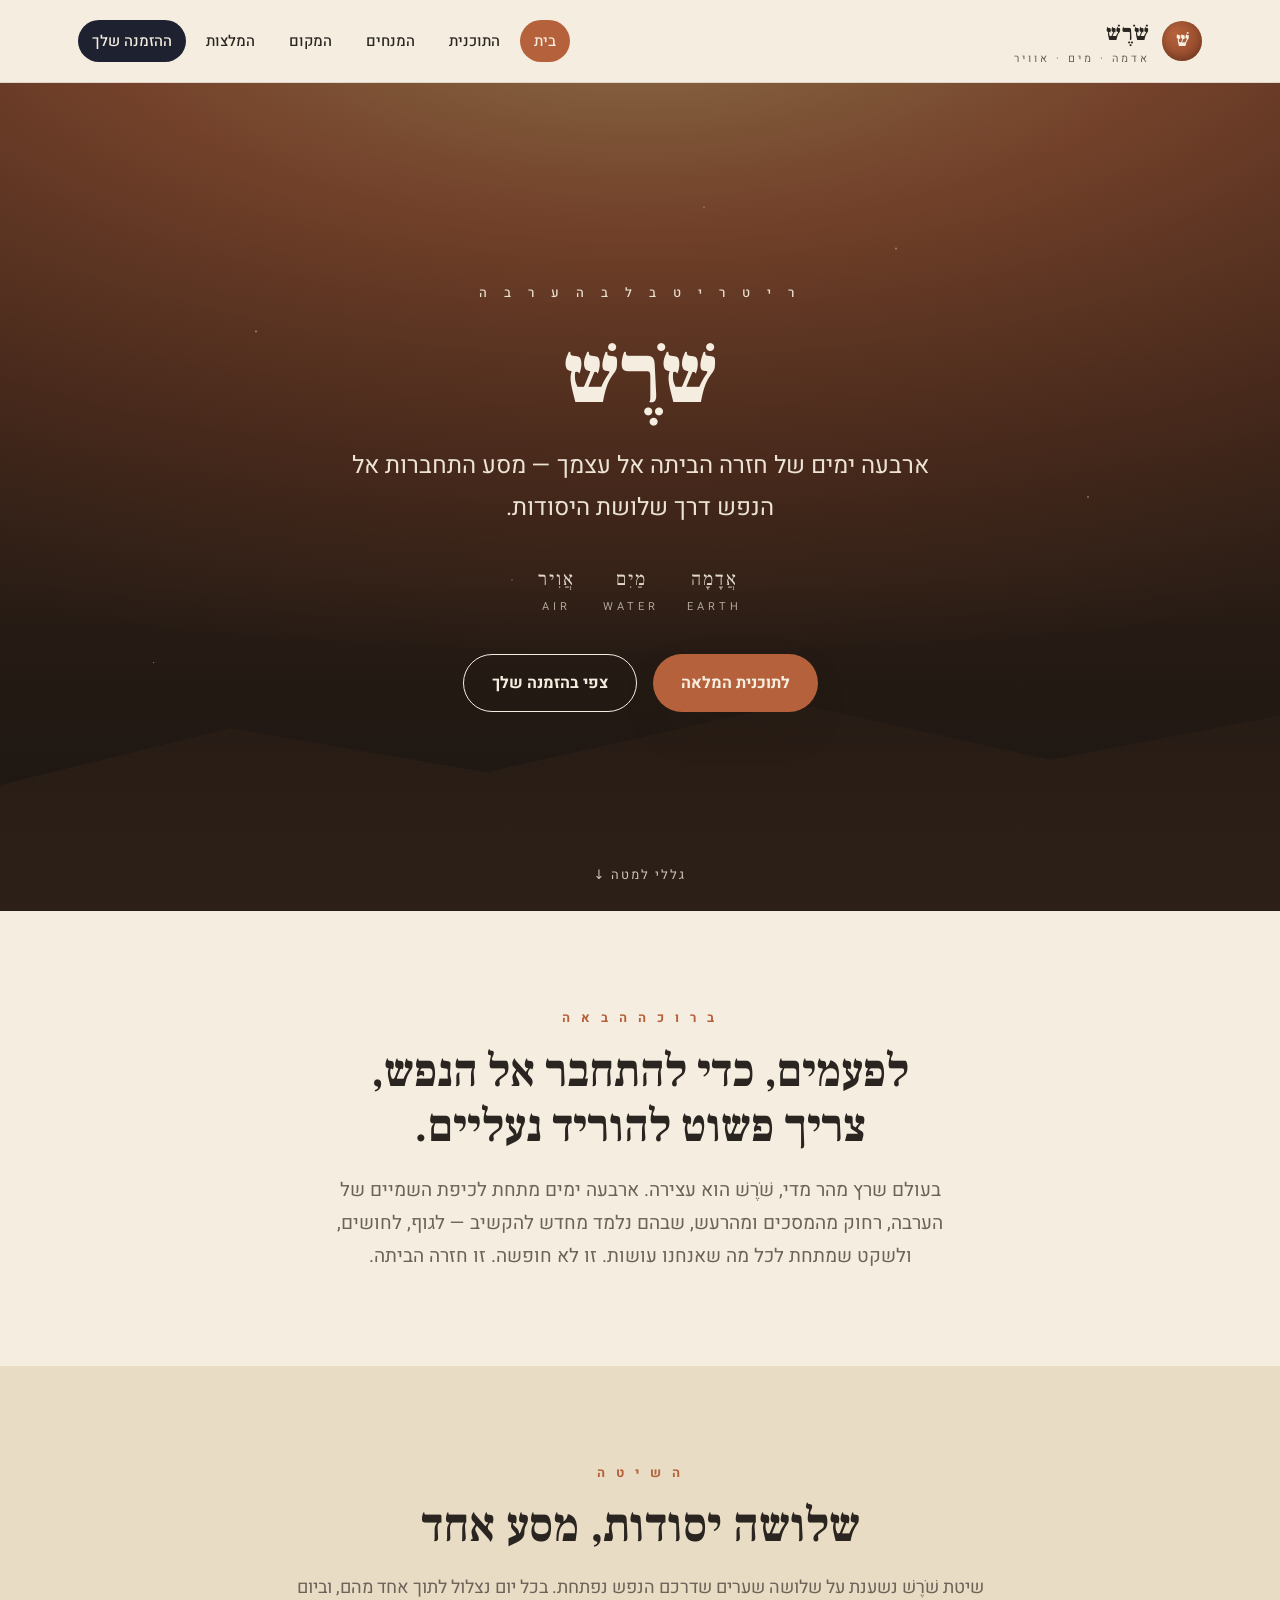
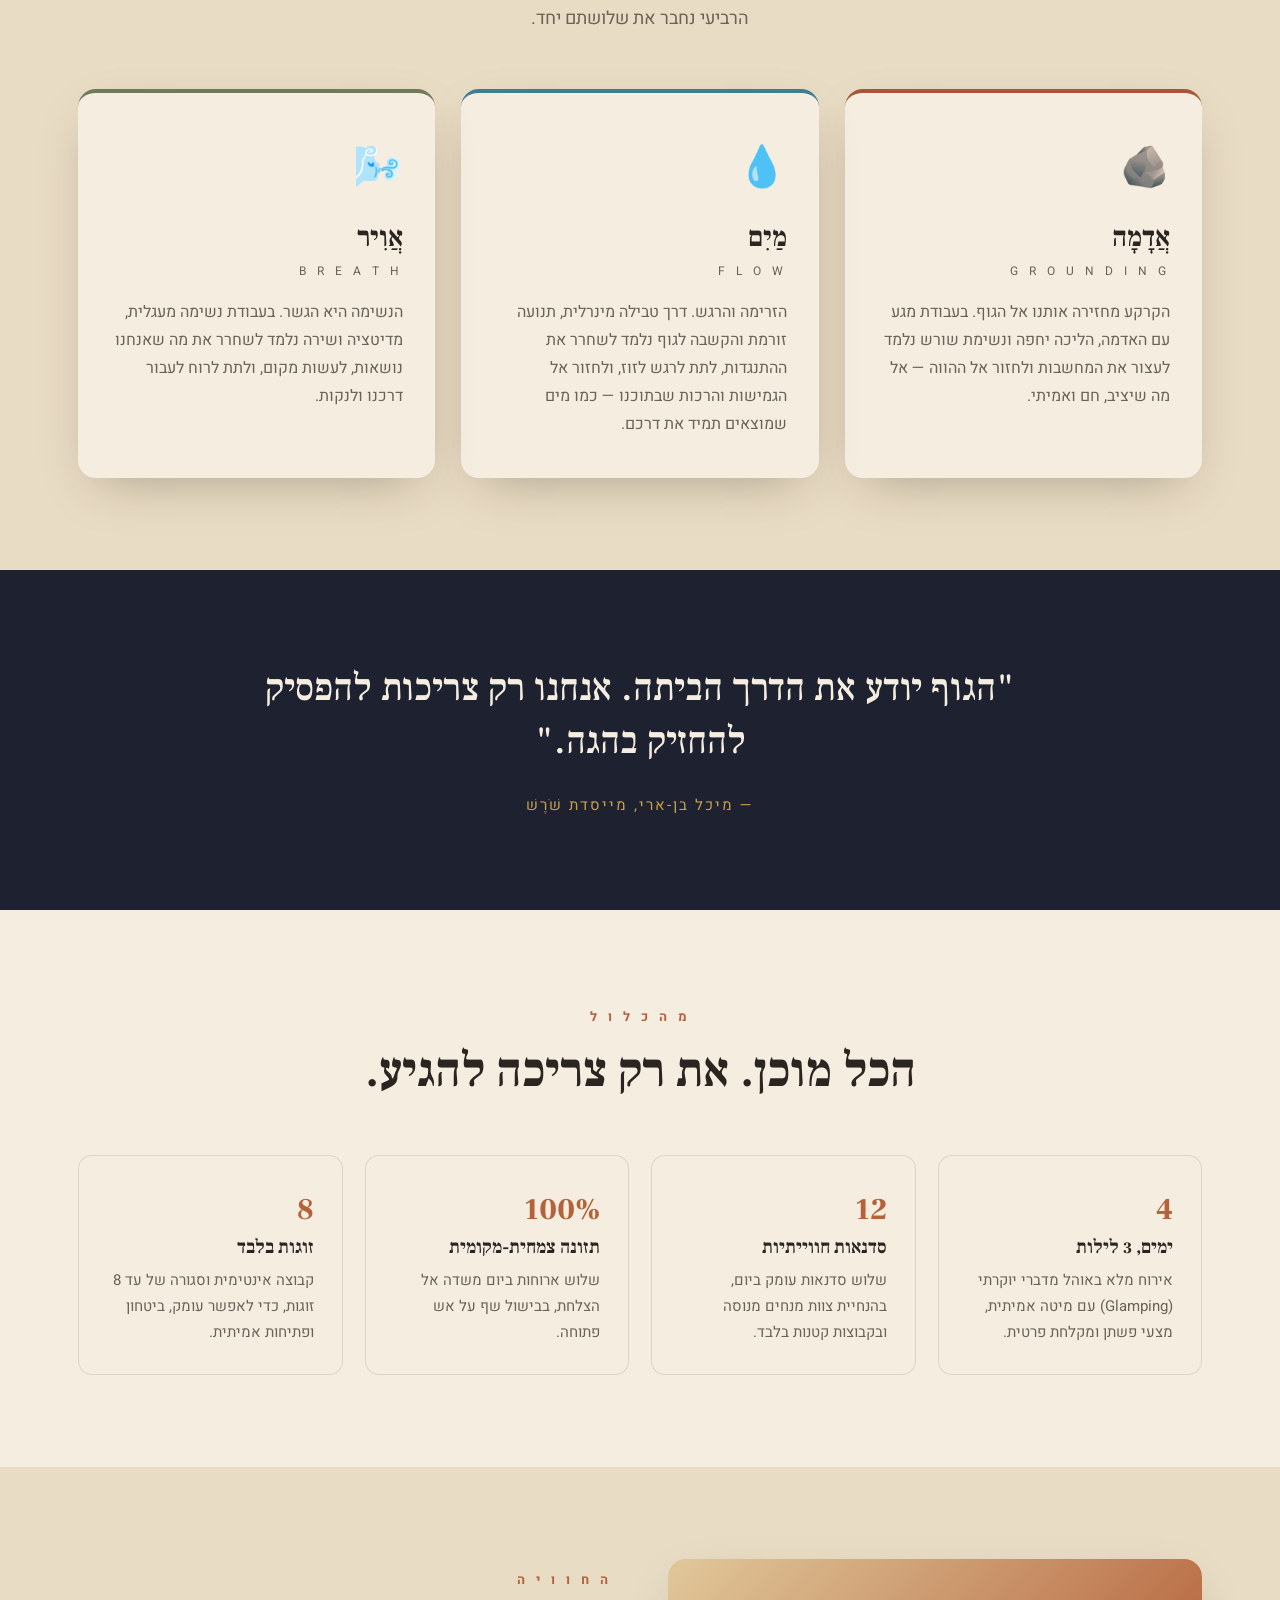
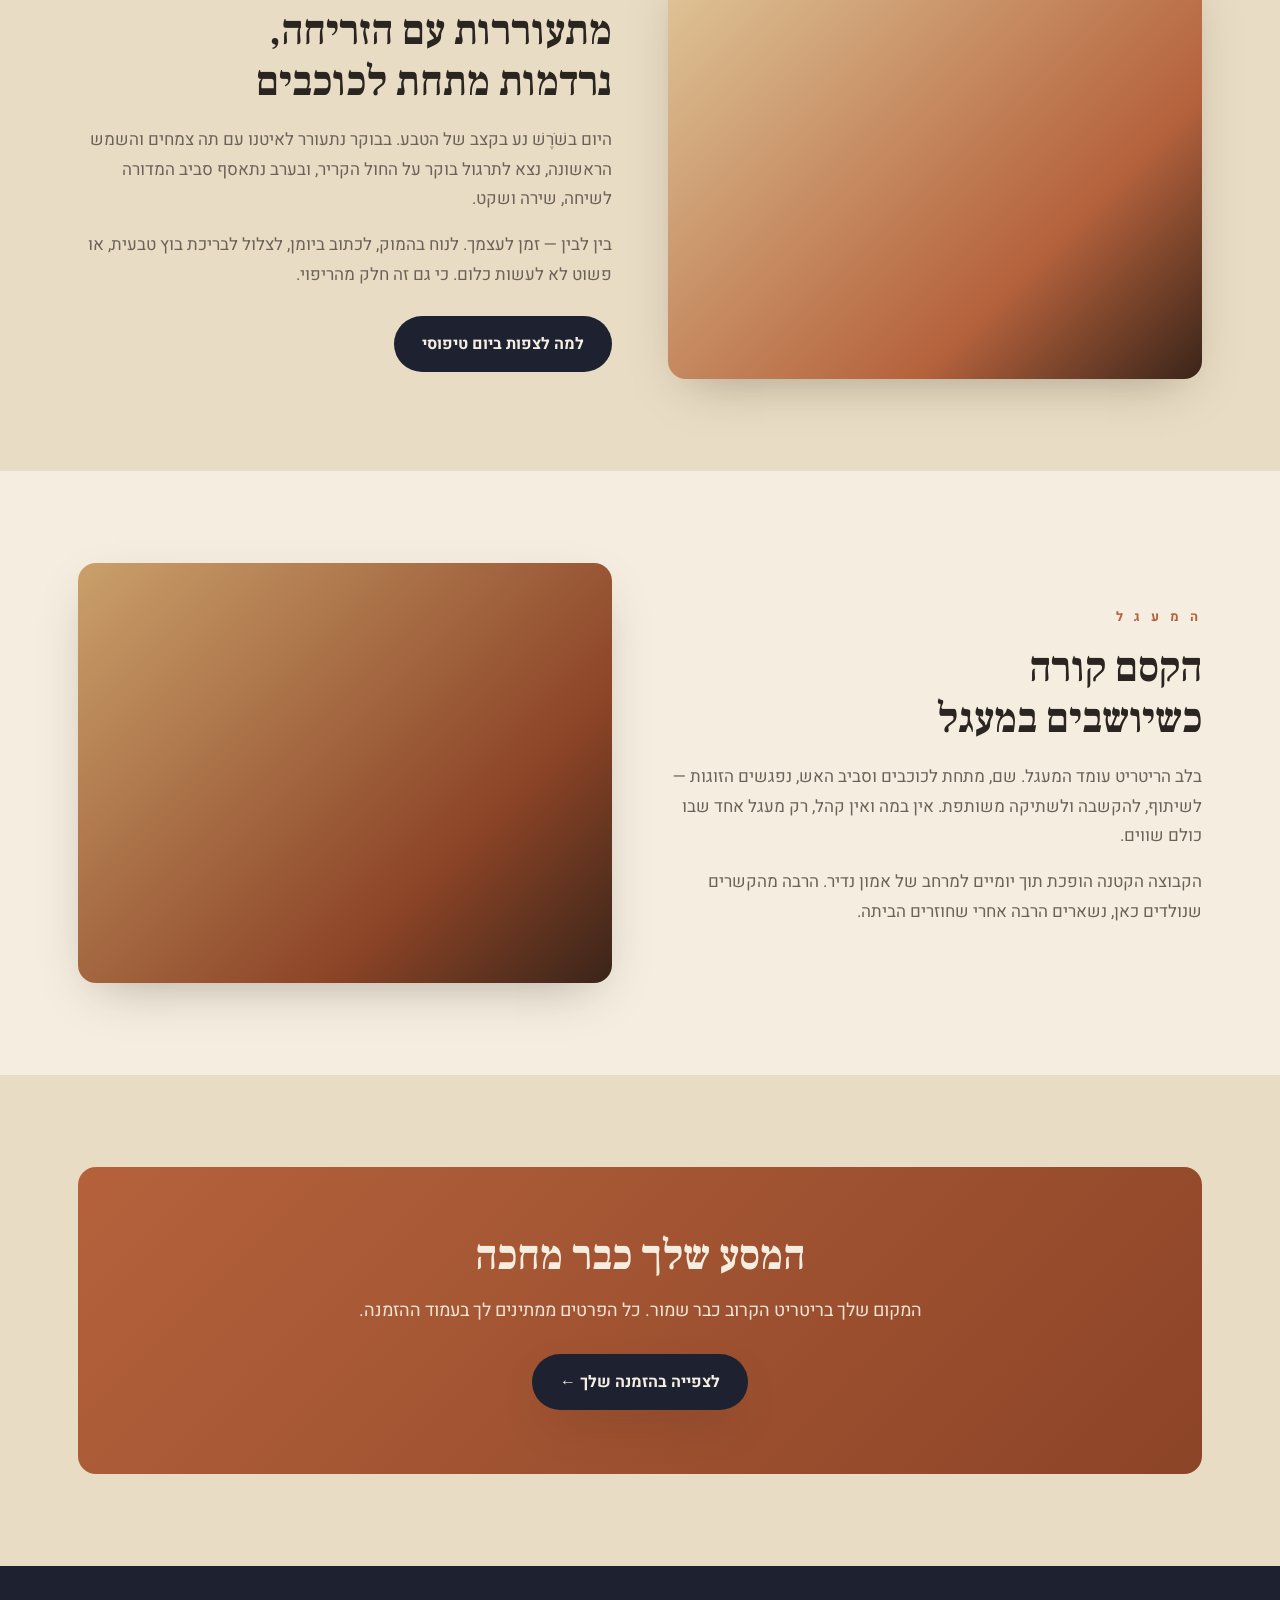
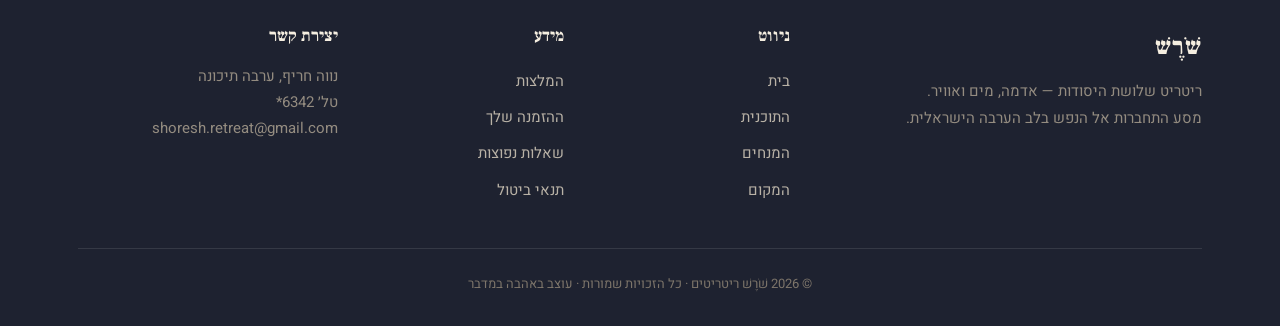
<file: index.html>
<!DOCTYPE html>
<html lang="he" dir="rtl">
<head>
<meta charset="UTF-8">
<meta name="viewport" content="width=device-width, initial-scale=1.0">
<title>שֹׁרֶשׁ · ריטריט שלושת היסודות — אדמה · מים · אוויר</title>
<meta name="description" content="ריטריט בן 4 ימים בלב הערבה. מסע התחברות אל הנפש דרך שלושת היסודות: אדמה, מים ואוויר.">
<link rel="stylesheet" href="styles.css">
</head>
<body>

<!-- ניווט -->
<header class="nav">
  <div class="nav-inner">
    <a class="brand" href="index.html">
      <div class="brand-mark">שׁ</div>
      <div>
        <div class="brand-name">שֹׁרֶשׁ</div>
        <div class="brand-sub">אדמה · מים · אוויר</div>
      </div>
    </a>
    <button class="nav-toggle" onclick="document.getElementById('menu').classList.toggle('open')">☰</button>
    <nav class="menu" id="menu">
      <a href="index.html" class="active">בית</a>
      <a href="program.html">התוכנית</a>
      <a href="facilitators.html">המנחים</a>
      <a href="location.html">המקום</a>
      <a href="testimonials.html">המלצות</a>
      <a href="reservation.html" class="cta">ההזמנה שלך</a>
    </nav>
  </div>
</header>

<!-- HERO -->
<section class="hero">
  <div class="hero-bg"></div>
  <div class="hero-stars"></div>
  <div class="hero-dunes"></div>
  <div class="hero-content">
    <p class="eyebrow">ר י ט ר י ט   ב ל ב   ה ע ר ב ה</p>
    <h1>שֹׁרֶשׁ</h1>
    <p class="lead">ארבעה ימים של חזרה הביתה אל עצמך — מסע התחברות אל הנפש דרך שלושת היסודות.</p>
    <div class="hero-elements">
      <div class="hero-el">אֲדָמָה<span>EARTH</span></div>
      <div class="hero-el">מַיִם<span>WATER</span></div>
      <div class="hero-el">אֲוִיר<span>AIR</span></div>
    </div>
    <div class="hero-cta">
      <a href="program.html" class="btn btn-primary">לתוכנית המלאה</a>
      <a href="reservation.html" class="btn btn-ghost" style="border-color:var(--sand-light);color:var(--sand-light)">צפי בהזמנה שלך</a>
    </div>
  </div>
  <div class="scroll-hint">גללי למטה ↓</div>
</section>

<!-- מבוא -->
<section>
  <div class="wrap" style="text-align:center;max-width:760px">
    <span class="section-tag">ב ר ו כ ה   ה ב א ה</span>
    <h2 style="font-size:clamp(28px,4.5vw,46px);margin-bottom:20px">לפעמים, כדי להתחבר אל הנפש,<br>צריך פשוט להוריד נעליים.</h2>
    <p class="lead-text" style="margin-inline:auto">
      בעולם שרץ מהר מדי, שֹׁרֶשׁ הוא עצירה. ארבעה ימים מתחת לכיפת השמיים של הערבה,
      רחוק מהמסכים ומהרעש, שבהם נלמד מחדש להקשיב — לגוף, לחושים, ולשקט שמתחת לכל מה
      שאנחנו עושות. זו לא חופשה. זו חזרה הביתה.
    </p>
  </div>
</section>

<!-- שלושת היסודות -->
<section class="elements">
  <div class="wrap">
    <div class="section-head center">
      <span class="section-tag">ה ש י ט ה</span>
      <h2>שלושה יסודות, מסע אחד</h2>
      <p>שיטת שֹׁרֶשׁ נשענת על שלושה שערים שדרכם הנפש נפתחת. בכל יום נצלול לתוך אחד מהם, וביום הרביעי נחבר את שלושתם יחד.</p>
    </div>
    <div class="elements-grid">
      <div class="el-card earth">
        <div class="el-icon">🪨</div>
        <h3>אֲדָמָה</h3>
        <div class="el-en">G R O U N D I N G</div>
        <p>הקרקע מחזירה אותנו אל הגוף. בעבודת מגע עם האדמה, הליכה יחפה ונשימת שורש נלמד לעצור את המחשבות ולחזור אל ההווה — אל מה שיציב, חם ואמיתי.</p>
      </div>
      <div class="el-card water">
        <div class="el-icon">💧</div>
        <h3>מַיִם</h3>
        <div class="el-en">F L O W</div>
        <p>הזרימה והרגש. דרך טבילה מינרלית, תנועה זורמת והקשבה לגוף נלמד לשחרר את ההתנגדות, לתת לרגש לזוז, ולחזור אל הגמישות והרכות שבתוכנו — כמו מים שמוצאים תמיד את דרכם.</p>
      </div>
      <div class="el-card air">
        <div class="el-icon">🌬️</div>
        <h3>אֲוִיר</h3>
        <div class="el-en">B R E A T H</div>
        <p>הנשימה היא הגשר. בעבודת נשימה מעגלית, מדיטציה ושירה נלמד לשחרר את מה שאנחנו נושאות, לעשות מקום, ולתת לרוח לעבור דרכנו ולנקות.</p>
      </div>
    </div>
  </div>
</section>

<!-- ציטוט -->
<section class="quote-band">
  <div class="wrap">
    <blockquote>"הגוף יודע את הדרך הביתה. אנחנו רק צריכות להפסיק להחזיק בהגה."</blockquote>
    <cite>— מיכל בן-ארי, מייסדת שֹׁרֶשׁ</cite>
  </div>
</section>

<!-- מה כלול -->
<section>
  <div class="wrap">
    <div class="section-head center">
      <span class="section-tag">מ ה   כ ל ו ל</span>
      <h2>הכל מוכן. את רק צריכה להגיע.</h2>
    </div>
    <div class="feature-grid">
      <div class="feature"><div class="fnum">4</div><h4>ימים, 3 לילות</h4><p>אירוח מלא באוהל מדברי יוקרתי (Glamping) עם מיטה אמיתית, מצעי פשתן ומקלחת פרטית.</p></div>
      <div class="feature"><div class="fnum">12</div><h4>סדנאות חווייתיות</h4><p>שלוש סדנאות עומק ביום, בהנחיית צוות מנחים מנוסה ובקבוצות קטנות בלבד.</p></div>
      <div class="feature"><div class="fnum">100%</div><h4>תזונה צמחית-מקומית</h4><p>שלוש ארוחות ביום משדה אל הצלחת, בבישול שף על אש פתוחה.</p></div>
      <div class="feature"><div class="fnum">8</div><h4>זוגות בלבד</h4><p>קבוצה אינטימית וסגורה של עד 8 זוגות, כדי לאפשר עומק, ביטחון ופתיחות אמיתית.</p></div>
    </div>
  </div>
</section>

<!-- split אדמה -->
<section style="background:var(--sand)">
  <div class="wrap">
    <div class="split">
      <div class="split-media media-tent"></div>
      <div>
        <span class="section-tag">ה ח ו ו י ה</span>
        <h2>מתעוררות עם הזריחה,<br>נרדמות מתחת לכוכבים</h2>
        <p>היום בשֹׁרֶשׁ נע בקצב של הטבע. בבוקר נתעורר לאיטנו עם תה צמחים והשמש הראשונה, נצא לתרגול בוקר על החול הקריר, ובערב נתאסף סביב המדורה לשיחה, שירה ושקט.</p>
        <p>בין לבין — זמן לעצמך. לנוח בהמוק, לכתוב ביומן, לצלול לבריכת בוץ טבעית, או פשוט לא לעשות כלום. כי גם זה חלק מהריפוי.</p>
        <a href="program.html" class="btn btn-dark" style="margin-top:10px">למה לצפות ביום טיפוסי</a>
      </div>
    </div>
  </div>
</section>

<!-- מעגל הקהילה -->
<section>
  <div class="wrap">
    <div class="split reverse">
      <div class="split-media media-circle"></div>
      <div>
        <span class="section-tag">ה מ ע ג ל</span>
        <h2>הקסם קורה<br>כשיושבים במעגל</h2>
        <p>בלב הריטריט עומד המעגל. שם, מתחת לכוכבים וסביב האש, נפגשים הזוגות — לשיתוף, להקשבה ולשתיקה משותפת. אין במה ואין קהל, רק מעגל אחד שבו כולם שווים.</p>
        <p>הקבוצה הקטנה הופכת תוך יומיים למרחב של אמון נדיר. הרבה מהקשרים שנולדים כאן, נשארים הרבה אחרי שחוזרים הביתה.</p>
      </div>
    </div>
  </div>
</section>

<!-- CTA -->
<section style="background:var(--sand)">
  <div class="wrap">
    <div class="cta-band">
      <h2>המסע שלך כבר מחכה</h2>
      <p>המקום שלך בריטריט הקרוב כבר שמור. כל הפרטים ממתינים לך בעמוד ההזמנה.</p>
      <a href="reservation.html" class="btn btn-primary">לצפייה בהזמנה שלך ←</a>
    </div>
  </div>
</section>

<!-- כותרת תחתונה -->
<footer class="footer">
  <div class="wrap">
    <div class="footer-grid">
      <div>
        <div class="brand-name" style="font-size:24px;margin-bottom:10px">שֹׁרֶשׁ</div>
        <p>ריטריט שלושת היסודות — אדמה, מים ואוויר.<br>מסע התחברות אל הנפש בלב הערבה הישראלית.</p>
      </div>
      <div>
        <h4>ניווט</h4>
        <a href="index.html">בית</a>
        <a href="program.html">התוכנית</a>
        <a href="facilitators.html">המנחים</a>
        <a href="location.html">המקום</a>
      </div>
      <div>
        <h4>מידע</h4>
        <a href="testimonials.html">המלצות</a>
        <a href="reservation.html">ההזמנה שלך</a>
        <a href="#">שאלות נפוצות</a>
        <a href="#">תנאי ביטול</a>
      </div>
      <div>
        <h4>יצירת קשר</h4>
        <p>נווה חריף, ערבה תיכונה<br>טל׳ 6342*<br>shoresh.retreat@gmail.com</p>
      </div>
    </div>
    <div class="footer-bottom">© 2026 שֹׁרֶשׁ ריטריטים · כל הזכויות שמורות · עוצב באהבה במדבר</div>
  </div>
</footer>

</body>
</html>
</file>
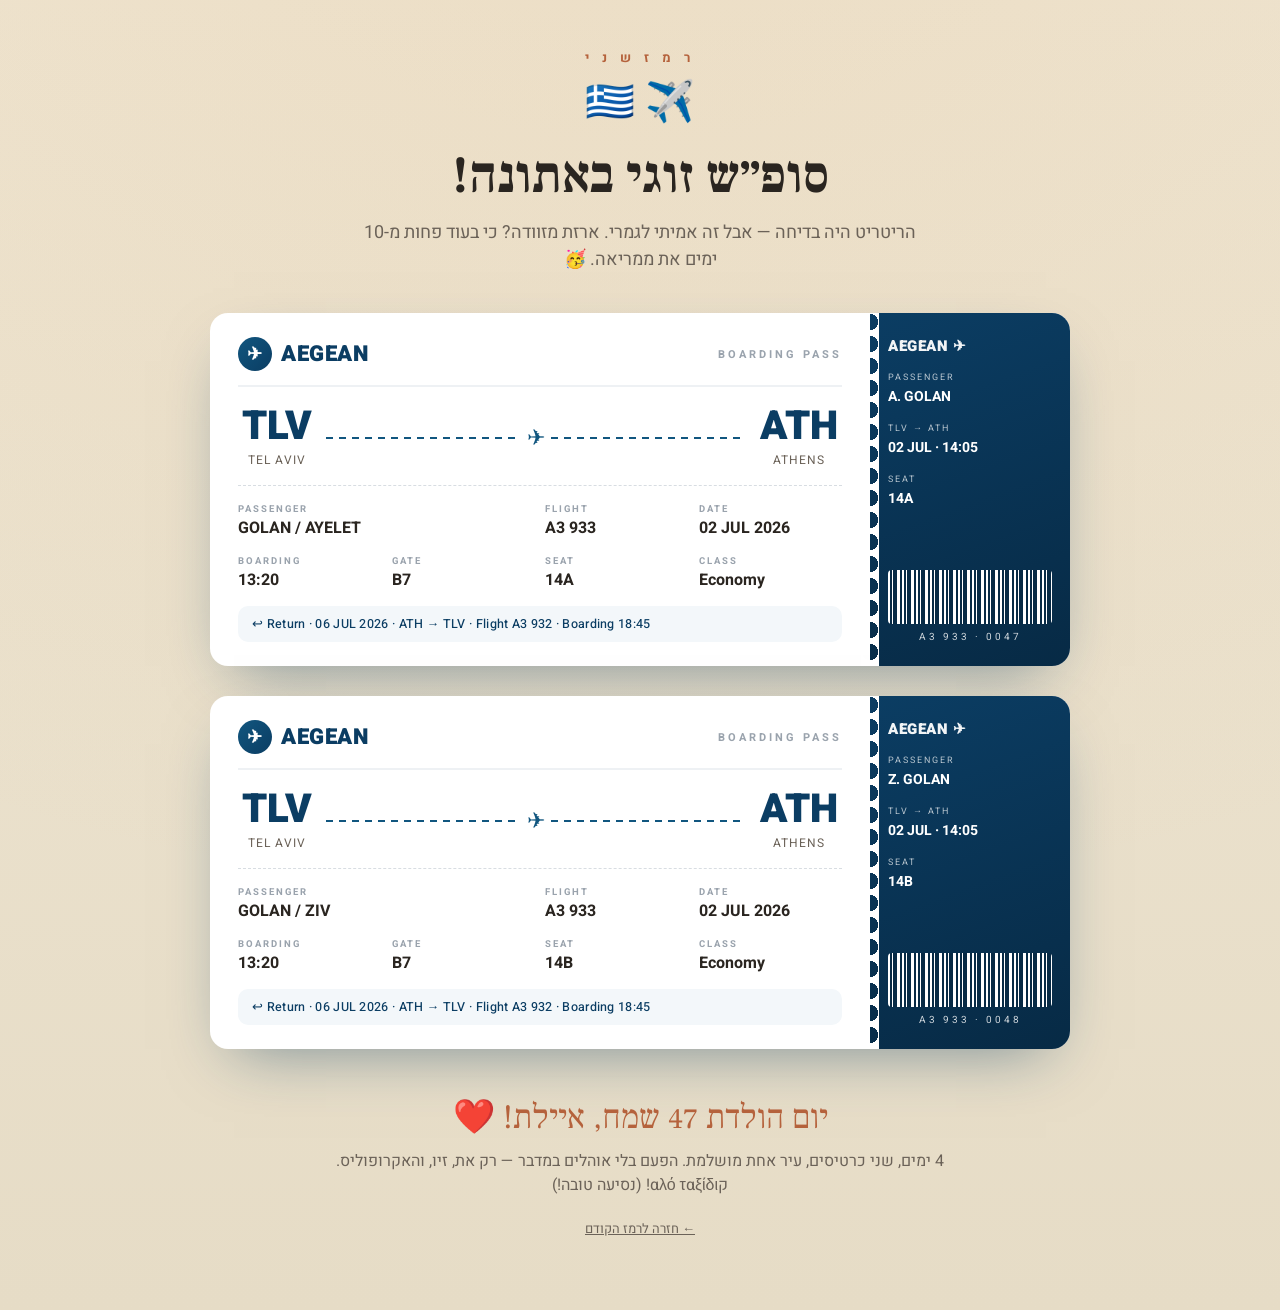
<file: boarding-pass.html>
<!DOCTYPE html>
<html lang="he" dir="rtl">
<head>
<meta charset="UTF-8">
<meta name="viewport" content="width=device-width, initial-scale=1.0">
<title>רמז שני · ✈️</title>
<link rel="preconnect" href="https://fonts.googleapis.com">
<style>
@import url('https://fonts.googleapis.com/css2?family=Frank+Ruhl+Libre:wght@400;700;900&family=Heebo:wght@300;400;500;700&display=swap');
:root{
  --sand-light:#f5eee0; --ink:#2a2520; --muted:#6b6258;
  --aegean:#0b3d63; --aegean-d:#072a45; --aegean-l:#11567f;
  --gold:#c9a14a; --terracotta:#b5623c;
}
*{box-sizing:border-box;margin:0;padding:0}
body{
  font-family:'Heebo',sans-serif; direction:rtl; color:var(--ink);
  background:
    radial-gradient(120% 80% at 50% -10%, #d9a86b22, transparent),
    linear-gradient(180deg,#efe6d3,#e6dcc6);
  min-height:100vh; padding:48px 20px 70px;
}
.intro{max-width:780px;margin:0 auto 40px;text-align:center}
.intro .eyebrow{letter-spacing:5px;color:var(--terracotta);font-weight:700;font-size:13px}
.intro h1{font-family:'Frank Ruhl Libre',serif;font-size:clamp(32px,6vw,52px);margin:10px 0}
.intro .flags{font-size:40px;margin:6px 0}
.intro p{color:var(--muted);font-size:18px;max-width:560px;margin:8px auto 0}

/* ---- כרטיס עלייה למטוס ---- */
.passes{max-width:860px;margin:0 auto;display:flex;flex-direction:column;gap:30px}
.pass{
  display:flex; background:#fff; border-radius:18px; overflow:hidden;
  box-shadow:0 24px 60px -24px rgba(11,61,99,.5); direction:ltr;
  min-height:236px;
}
.pass-main{flex:1;padding:24px 28px;display:flex;flex-direction:column}
.pass-head{display:flex;justify-content:space-between;align-items:center;border-bottom:2px solid #eef1f4;padding-bottom:14px}
.airline{display:flex;align-items:center;gap:9px;font-weight:900;color:var(--aegean);font-size:22px;letter-spacing:.5px}
.airline .logo{
  width:34px;height:34px;border-radius:50%;background:linear-gradient(135deg,var(--aegean-l),var(--aegean));
  display:grid;place-items:center;color:#fff;font-size:18px
}
.bp-label{font-size:11px;letter-spacing:3px;color:#9aa3ad;font-weight:700}
.route{display:flex;align-items:center;justify-content:space-between;gap:14px;padding:20px 4px 16px}
.ap{text-align:center;flex:0 0 auto}
.ap .code{font-size:40px;font-weight:900;color:var(--aegean);line-height:1;font-family:'Heebo'}
.ap .city{font-size:12px;color:var(--muted);letter-spacing:1px;margin-top:4px;text-transform:uppercase}
.path{flex:1;display:flex;align-items:center;gap:6px;color:var(--aegean-l)}
.path .dline{flex:1;height:2px;background:repeating-linear-gradient(90deg,var(--aegean-l) 0 7px,transparent 7px 13px)}
.path .pl{font-size:22px;transform:rotate(0deg)}
.grid{display:grid;grid-template-columns:repeat(4,1fr);gap:14px 10px;margin-top:auto;padding-top:16px;border-top:1px dashed #d8dde2}
.cell label{display:block;font-size:9.5px;letter-spacing:2px;color:#9aa3ad;font-weight:700}
.cell span{font-size:16px;font-weight:700;color:var(--ink)}
.cell.wide{grid-column:span 2}
.return-note{
  margin-top:14px;background:#f3f7fa;border-radius:10px;padding:9px 14px;
  font-size:12.5px;color:var(--aegean);font-weight:500;letter-spacing:.3px
}

/* ---- ספח / barcode ---- */
.pass-stub{
  width:200px;flex:0 0 auto;background:linear-gradient(160deg,var(--aegean),var(--aegean-d));
  color:#fff;padding:22px 18px;display:flex;flex-direction:column;position:relative
}
.pass-stub::before{
  content:'';position:absolute;left:-9px;top:0;bottom:0;width:18px;
  background:radial-gradient(circle at 9px 9px,transparent 8px,#fff 8px) 0 0/18px 22px repeat-y
}
.pass-stub .s-air{font-weight:900;font-size:15px;letter-spacing:.5px;opacity:.95}
.pass-stub .s-row{margin-top:14px}
.pass-stub .s-row label{display:block;font-size:9px;letter-spacing:2px;opacity:.7}
.pass-stub .s-row span{font-size:14px;font-weight:700}
.barcode{margin-top:auto;height:54px;width:100%;border-radius:4px;
  background:repeating-linear-gradient(90deg,#fff 0 2px,transparent 2px 4px,#fff 4px 5px,transparent 5px 9px,#fff 9px 12px,transparent 12px 14px);
  background-color:var(--aegean-d)}
.barcode-num{font-size:10px;letter-spacing:3px;opacity:.8;text-align:center;margin-top:6px}

/* ---- סיום ---- */
.finale{max-width:640px;margin:46px auto 0;text-align:center}
.finale .bd{font-family:'Frank Ruhl Libre',serif;font-size:clamp(24px,4vw,34px);color:var(--terracotta)}
.finale p{color:var(--muted);font-size:16px;margin-top:10px}
.finale a{display:inline-block;margin-top:22px;color:var(--muted);font-size:13px}

@media(max-width:680px){
  .pass{flex-direction:column}
  .pass-stub{width:100%;flex-direction:row;align-items:center;gap:18px}
  .pass-stub::before{display:none}
  .barcode{height:46px;margin:0}
  .grid{grid-template-columns:repeat(3,1fr)}
}
</style>
</head>
<body>

<div class="intro">
  <div class="eyebrow">ר מ ז   ש נ י</div>
  <div class="flags">✈️ 🇬🇷</div>
  <h1>סופ״ש זוגי באתונה!</h1>
  <p>הריטריט היה בדיחה — אבל זה אמיתי לגמרי. ארזת מזוודה? כי בעוד פחות מ-10 ימים את ממריאה. 🥳</p>
</div>

<div class="passes">

  <!-- כרטיס 1 -->
  <div class="pass">
    <div class="pass-main">
      <div class="pass-head">
        <div class="airline"><span class="logo">✈</span>AEGEAN</div>
        <div class="bp-label">BOARDING PASS</div>
      </div>
      <div class="route">
        <div class="ap"><div class="code">TLV</div><div class="city">Tel Aviv</div></div>
        <div class="path"><span class="dline"></span><span class="pl">✈</span><span class="dline"></span></div>
        <div class="ap"><div class="code">ATH</div><div class="city">Athens</div></div>
      </div>
      <div class="grid">
        <div class="cell wide"><label>PASSENGER</label><span>GOLAN / AYELET</span></div>
        <div class="cell"><label>FLIGHT</label><span>A3 933</span></div>
        <div class="cell"><label>DATE</label><span>02 JUL 2026</span></div>
        <div class="cell"><label>BOARDING</label><span>13:20</span></div>
        <div class="cell"><label>GATE</label><span>B7</span></div>
        <div class="cell"><label>SEAT</label><span>14A</span></div>
        <div class="cell"><label>CLASS</label><span>Economy</span></div>
      </div>
      <div class="return-note">↩ Return · 06 JUL 2026 · ATH → TLV · Flight A3 932 · Boarding 18:45</div>
    </div>
    <div class="pass-stub">
      <div class="s-air">AEGEAN ✈</div>
      <div class="s-row"><label>PASSENGER</label><span>A. GOLAN</span></div>
      <div class="s-row"><label>TLV → ATH</label><span>02 JUL · 14:05</span></div>
      <div class="s-row"><label>SEAT</label><span>14A</span></div>
      <div class="barcode"></div>
      <div class="barcode-num">A3 933 · 0047</div>
    </div>
  </div>

  <!-- כרטיס 2 -->
  <div class="pass">
    <div class="pass-main">
      <div class="pass-head">
        <div class="airline"><span class="logo">✈</span>AEGEAN</div>
        <div class="bp-label">BOARDING PASS</div>
      </div>
      <div class="route">
        <div class="ap"><div class="code">TLV</div><div class="city">Tel Aviv</div></div>
        <div class="path"><span class="dline"></span><span class="pl">✈</span><span class="dline"></span></div>
        <div class="ap"><div class="code">ATH</div><div class="city">Athens</div></div>
      </div>
      <div class="grid">
        <div class="cell wide"><label>PASSENGER</label><span>GOLAN / ZIV</span></div>
        <div class="cell"><label>FLIGHT</label><span>A3 933</span></div>
        <div class="cell"><label>DATE</label><span>02 JUL 2026</span></div>
        <div class="cell"><label>BOARDING</label><span>13:20</span></div>
        <div class="cell"><label>GATE</label><span>B7</span></div>
        <div class="cell"><label>SEAT</label><span>14B</span></div>
        <div class="cell"><label>CLASS</label><span>Economy</span></div>
      </div>
      <div class="return-note">↩ Return · 06 JUL 2026 · ATH → TLV · Flight A3 932 · Boarding 18:45</div>
    </div>
    <div class="pass-stub">
      <div class="s-air">AEGEAN ✈</div>
      <div class="s-row"><label>PASSENGER</label><span>Z. GOLAN</span></div>
      <div class="s-row"><label>TLV → ATH</label><span>02 JUL · 14:05</span></div>
      <div class="s-row"><label>SEAT</label><span>14B</span></div>
      <div class="barcode"></div>
      <div class="barcode-num">A3 933 · 0048</div>
    </div>
  </div>

</div>

<div class="finale">
  <div class="bd">יום הולדת 47 שמח, איילת! ❤️</div>
  <p>4 ימים, שני כרטיסים, עיר אחת מושלמת. הפעם בלי אוהלים במדבר — רק את, זיו, והאקרופוליס. קαλό ταξίδι! (נסיעה טובה!)</p>
  <a href="reservation.html">← חזרה לרמז הקודם</a>
</div>

</body>
</html>
</file>
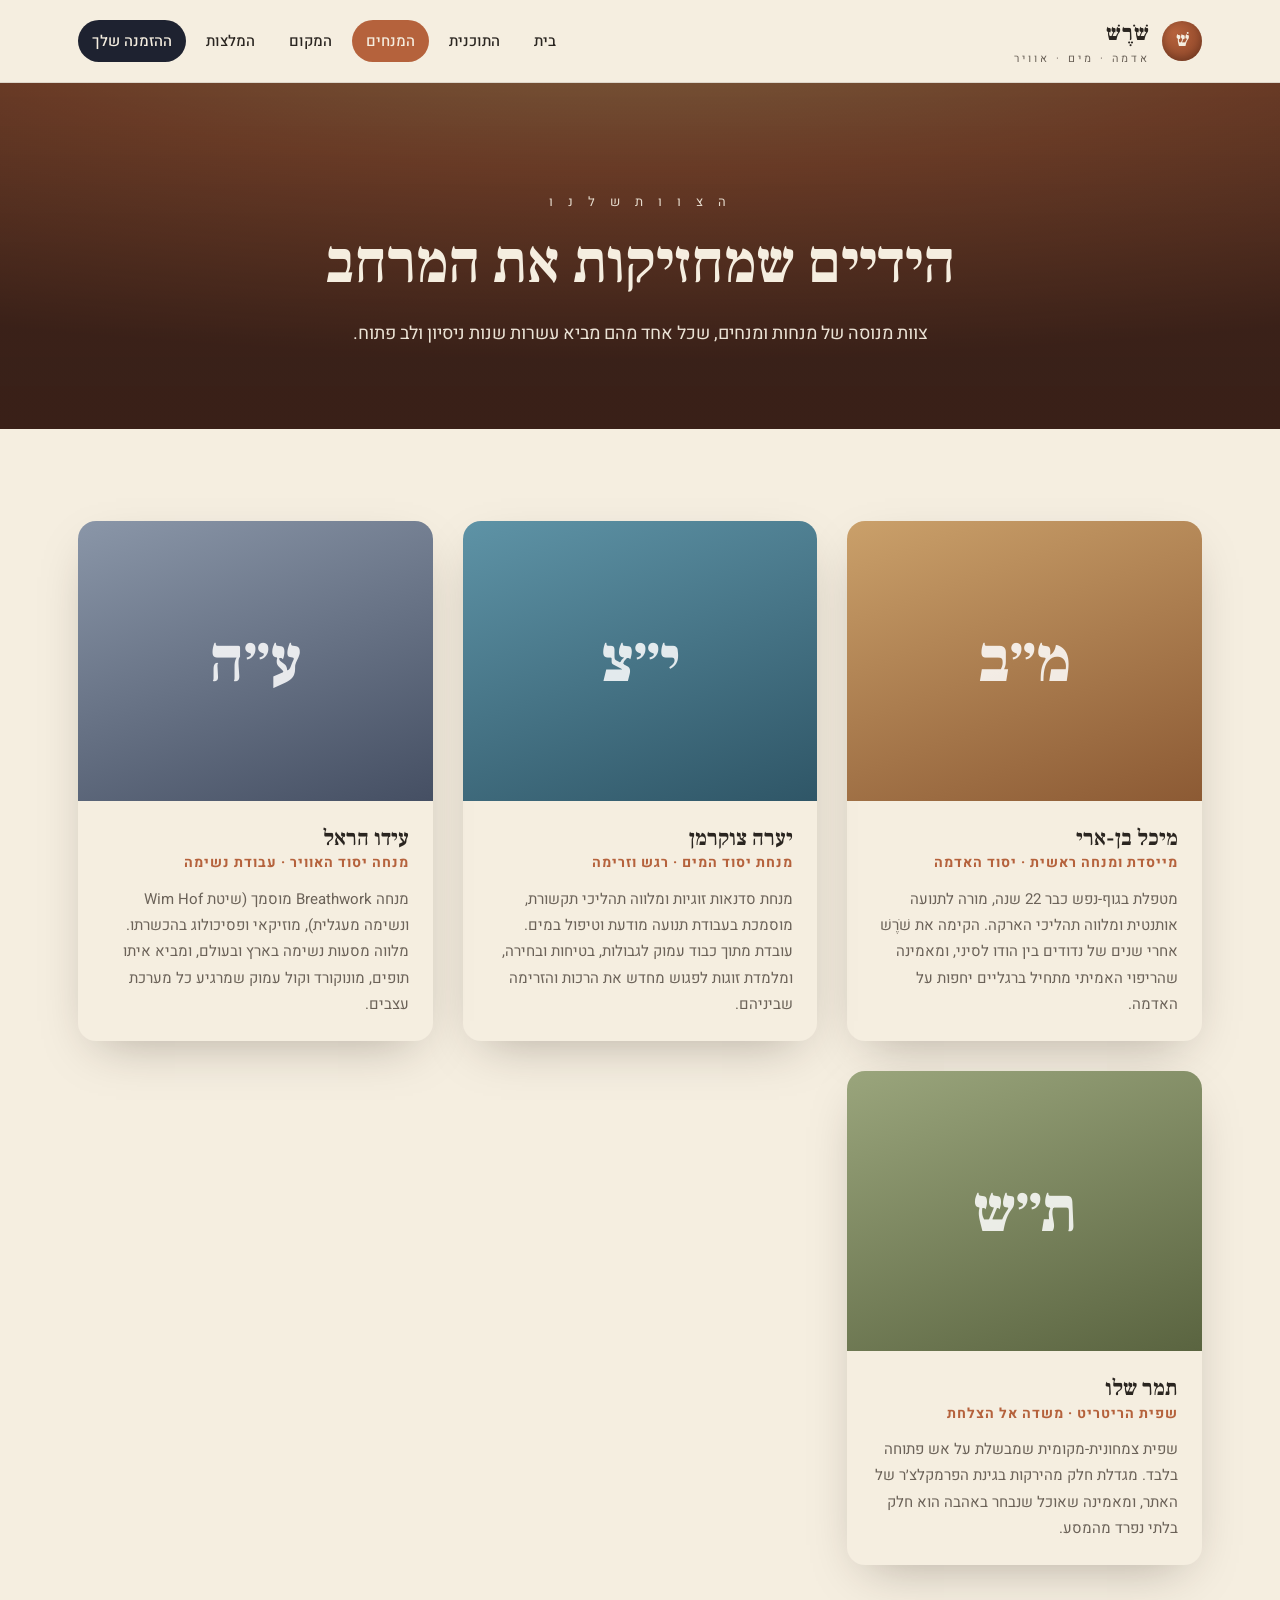
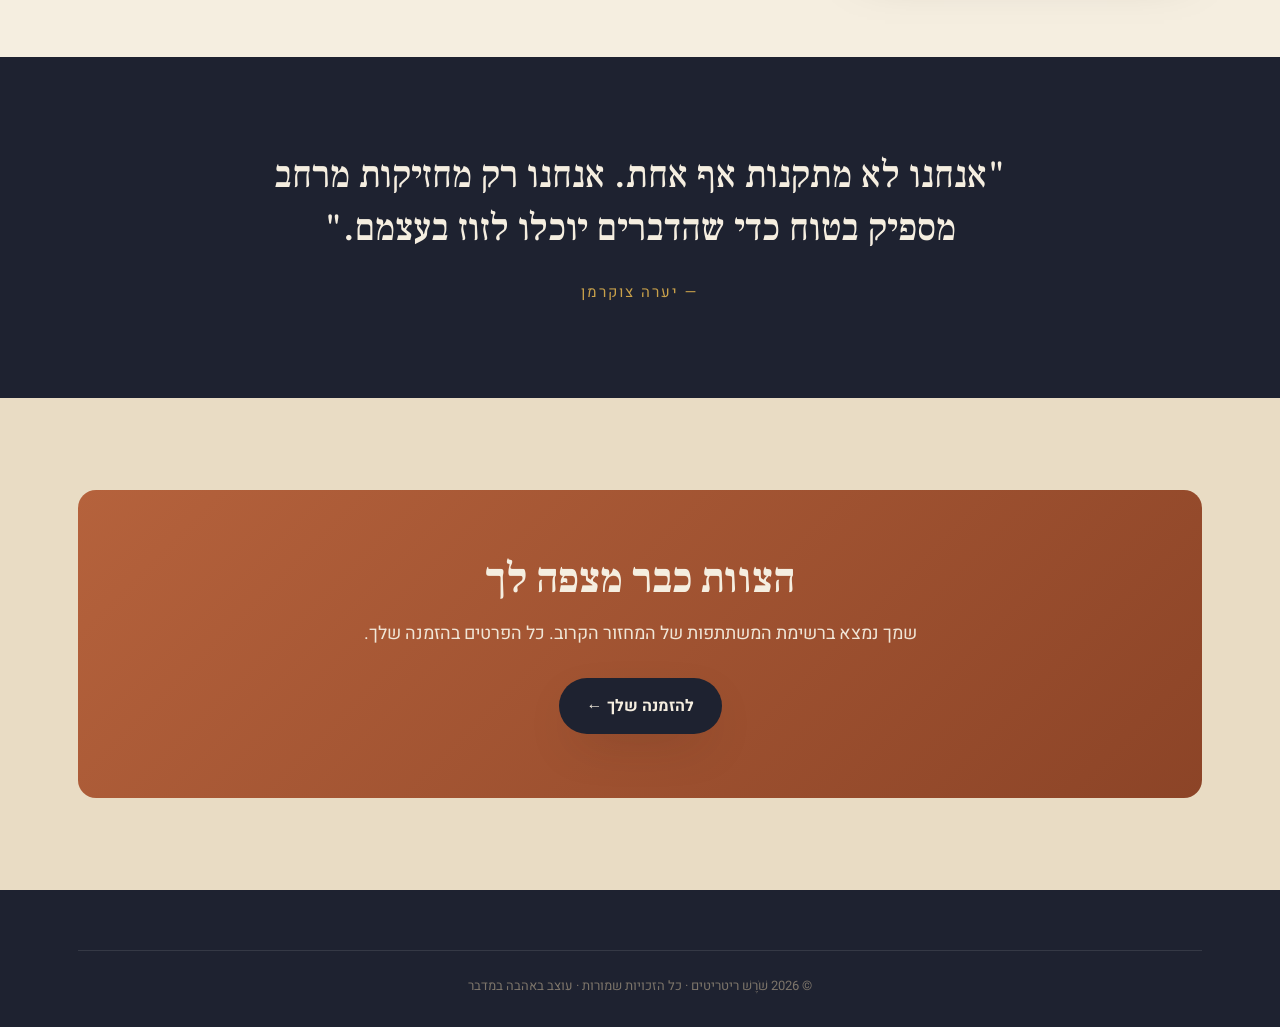
<file: facilitators.html>
<!DOCTYPE html>
<html lang="he" dir="rtl">
<head>
<meta charset="UTF-8">
<meta name="viewport" content="width=device-width, initial-scale=1.0">
<title>המנחים · שֹׁרֶשׁ</title>
<link rel="stylesheet" href="styles.css">
</head>
<body>

<header class="nav">
  <div class="nav-inner">
    <a class="brand" href="index.html">
      <div class="brand-mark">שׁ</div>
      <div><div class="brand-name">שֹׁרֶשׁ</div><div class="brand-sub">אדמה · מים · אוויר</div></div>
    </a>
    <button class="nav-toggle" onclick="document.getElementById('menu').classList.toggle('open')">☰</button>
    <nav class="menu" id="menu">
      <a href="index.html">בית</a>
      <a href="program.html">התוכנית</a>
      <a href="facilitators.html" class="active">המנחים</a>
      <a href="location.html">המקום</a>
      <a href="testimonials.html">המלצות</a>
      <a href="reservation.html" class="cta">ההזמנה שלך</a>
    </nav>
  </div>
</header>

<div class="page-hero">
  <p class="eyebrow">ה צ ו ו ת   ש ל נ ו</p>
  <h1>הידיים שמחזיקות את המרחב</h1>
  <p>צוות מנוסה של מנחות ומנחים, שכל אחד מהם מביא עשרות שנות ניסיון ולב פתוח.</p>
</div>

<section>
  <div class="wrap">
    <div class="team-grid">
      <div class="member">
        <div class="member-photo m1"><div class="m-initials">מ״ב</div></div>
        <div class="member-body">
          <h3>מיכל בן-ארי</h3>
          <div class="role">מייסדת ומנחה ראשית · יסוד האדמה</div>
          <p>מטפלת בגוף-נפש כבר 22 שנה, מורה לתנועה אותנטית ומלווה תהליכי הארקה. הקימה את שֹׁרֶשׁ אחרי שנים של נדודים בין הודו לסיני, ומאמינה שהריפוי האמיתי מתחיל ברגליים יחפות על האדמה.</p>
        </div>
      </div>
      <div class="member">
        <div class="member-photo m2"><div class="m-initials">י״צ</div></div>
        <div class="member-body">
          <h3>יערה צוקרמן</h3>
          <div class="role">מנחת יסוד המים · רגש וזרימה</div>
          <p>מנחת סדנאות זוגיות ומלווה תהליכי תקשורת, מוסמכת בעבודת תנועה מודעת וטיפול במים. עובדת מתוך כבוד עמוק לגבולות, בטיחות ובחירה, ומלמדת זוגות לפגוש מחדש את הרכות והזרימה שביניהם.</p>
        </div>
      </div>
      <div class="member">
        <div class="member-photo m3"><div class="m-initials">ע״ה</div></div>
        <div class="member-body">
          <h3>עידו הראל</h3>
          <div class="role">מנחה יסוד האוויר · עבודת נשימה</div>
          <p>מנחה Breathwork מוסמך (שיטת Wim Hof ונשימה מעגלית), מוזיקאי ופסיכולוג בהכשרתו. מלווה מסעות נשימה בארץ ובעולם, ומביא איתו תופים, מונוקורד וקול עמוק שמרגיע כל מערכת עצבים.</p>
        </div>
      </div>
      <div class="member">
        <div class="member-photo m4"><div class="m-initials">ת״ש</div></div>
        <div class="member-body">
          <h3>תמר שלו</h3>
          <div class="role">שפית הריטריט · משדה אל הצלחת</div>
          <p>שפית צמחונית-מקומית שמבשלת על אש פתוחה בלבד. מגדלת חלק מהירקות בגינת הפרמקלצ׳ר של האתר, ומאמינה שאוכל שנבחר באהבה הוא חלק בלתי נפרד מהמסע.</p>
        </div>
      </div>
    </div>
  </div>
</section>

<section class="quote-band">
  <div class="wrap">
    <blockquote>"אנחנו לא מתקנות אף אחת. אנחנו רק מחזיקות מרחב מספיק בטוח כדי שהדברים יוכלו לזוז בעצמם."</blockquote>
    <cite>— יערה צוקרמן</cite>
  </div>
</section>

<section style="background:var(--sand)">
  <div class="wrap">
    <div class="cta-band">
      <h2>הצוות כבר מצפה לך</h2>
      <p>שמך נמצא ברשימת המשתתפות של המחזור הקרוב. כל הפרטים בהזמנה שלך.</p>
      <a href="reservation.html" class="btn btn-primary">להזמנה שלך ←</a>
    </div>
  </div>
</section>

<footer class="footer">
  <div class="wrap">
    <div class="footer-bottom">© 2026 שֹׁרֶשׁ ריטריטים · כל הזכויות שמורות · עוצב באהבה במדבר</div>
  </div>
</footer>
</body>
</html>
</file>
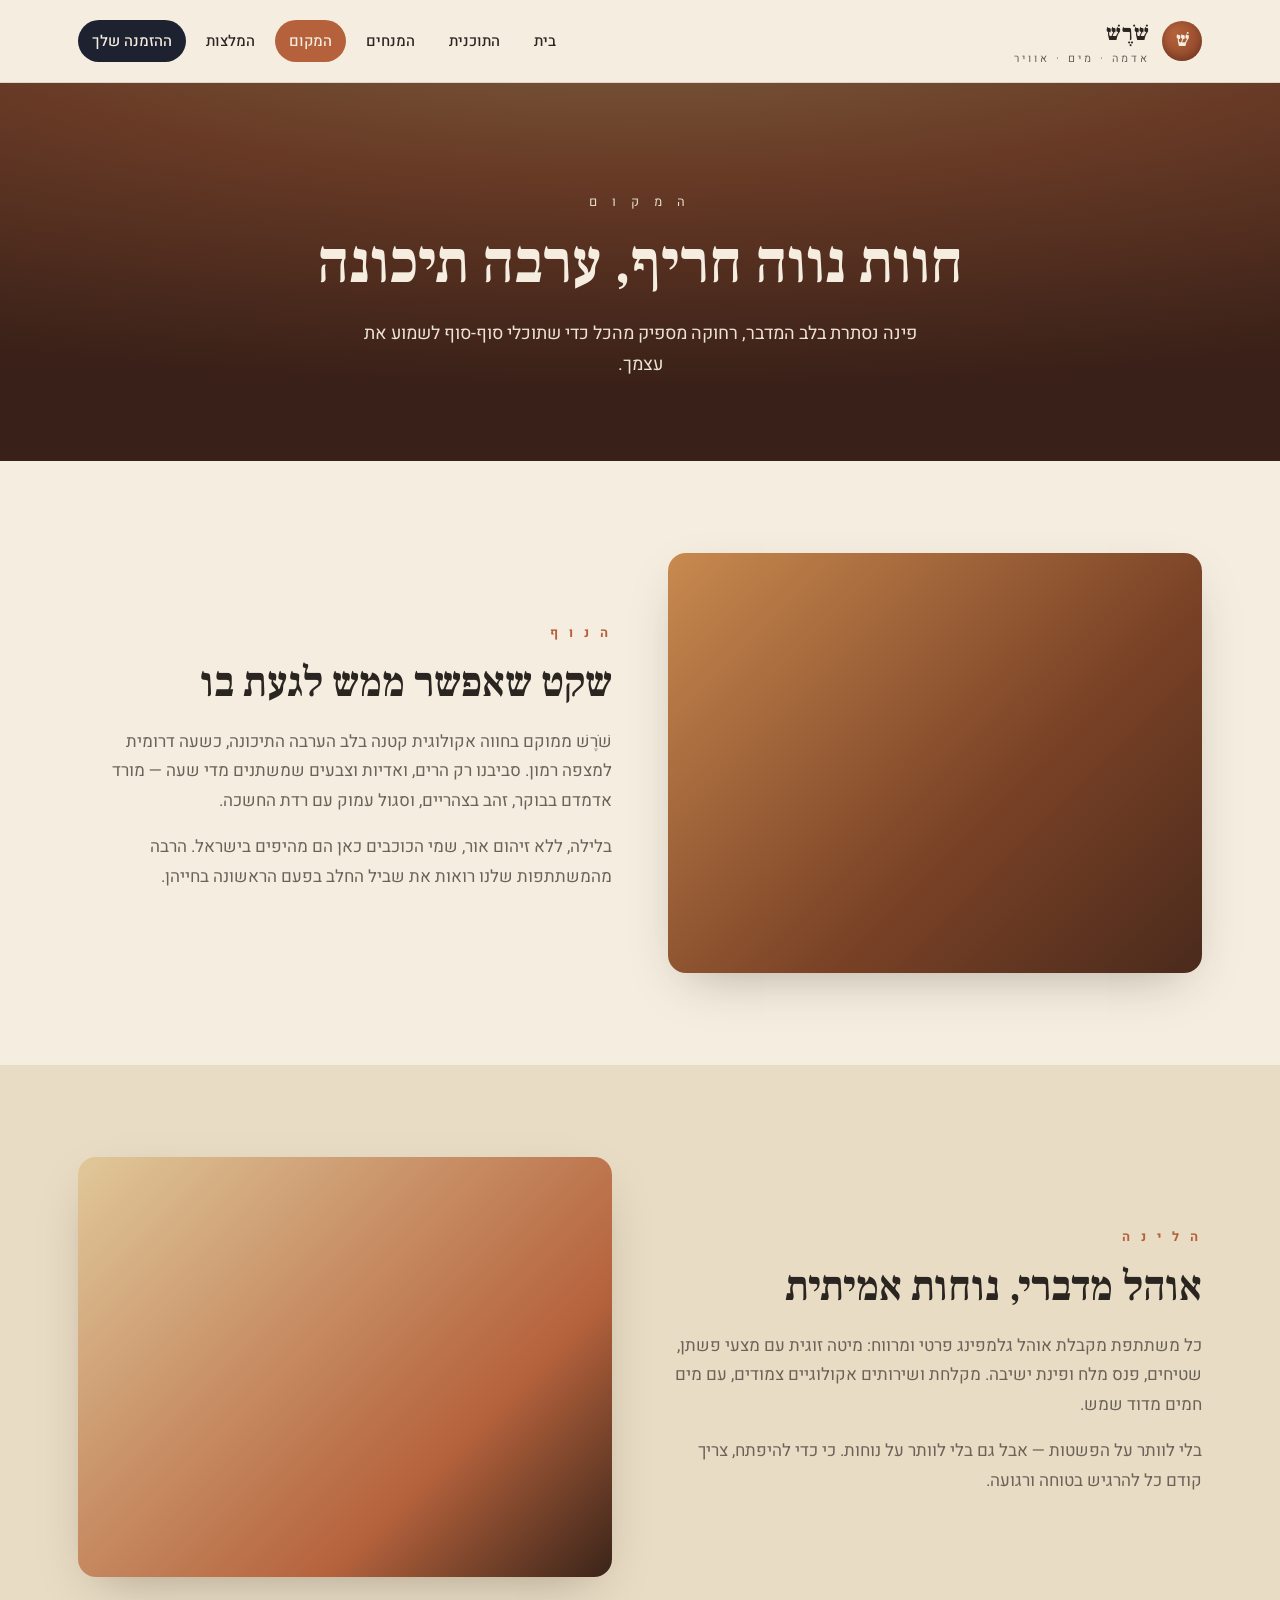
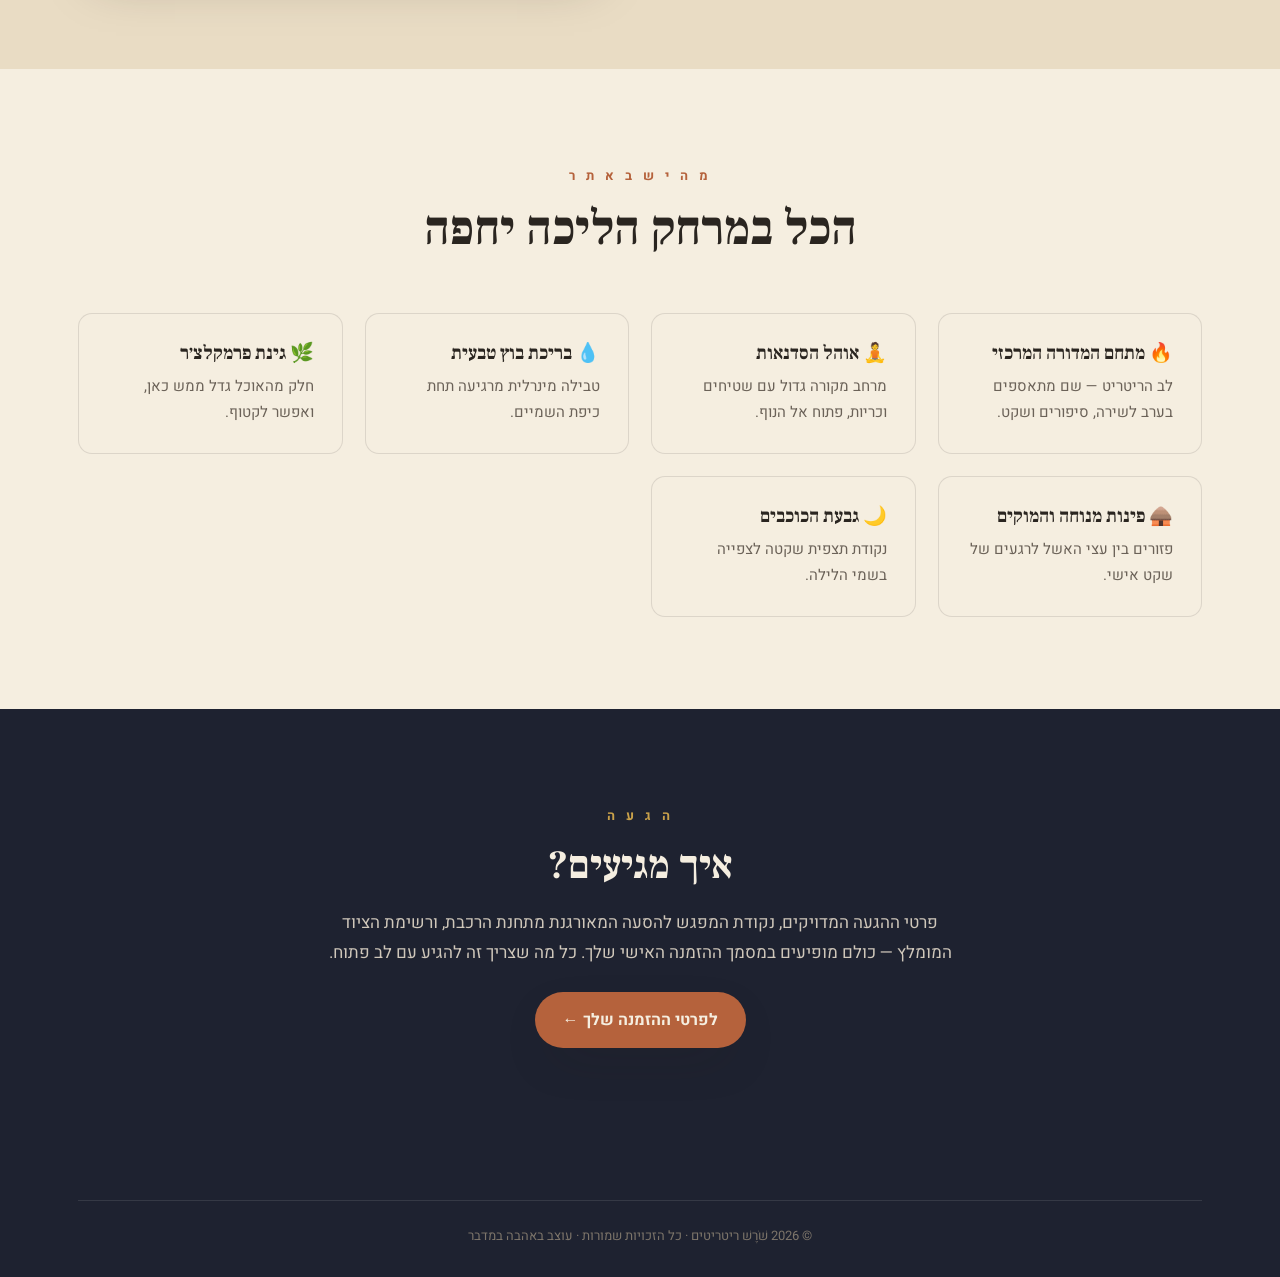
<file: location.html>
<!DOCTYPE html>
<html lang="he" dir="rtl">
<head>
<meta charset="UTF-8">
<meta name="viewport" content="width=device-width, initial-scale=1.0">
<title>המקום · שֹׁרֶשׁ</title>
<link rel="stylesheet" href="styles.css">
</head>
<body>

<header class="nav">
  <div class="nav-inner">
    <a class="brand" href="index.html">
      <div class="brand-mark">שׁ</div>
      <div><div class="brand-name">שֹׁרֶשׁ</div><div class="brand-sub">אדמה · מים · אוויר</div></div>
    </a>
    <button class="nav-toggle" onclick="document.getElementById('menu').classList.toggle('open')">☰</button>
    <nav class="menu" id="menu">
      <a href="index.html">בית</a>
      <a href="program.html">התוכנית</a>
      <a href="facilitators.html">המנחים</a>
      <a href="location.html" class="active">המקום</a>
      <a href="testimonials.html">המלצות</a>
      <a href="reservation.html" class="cta">ההזמנה שלך</a>
    </nav>
  </div>
</header>

<div class="page-hero">
  <p class="eyebrow">ה מ ק ו ם</p>
  <h1>חוות נווה חריף, ערבה תיכונה</h1>
  <p>פינה נסתרת בלב המדבר, רחוקה מספיק מהכל כדי שתוכלי סוף-סוף לשמוע את עצמך.</p>
</div>

<section>
  <div class="wrap">
    <div class="split">
      <div class="split-media media-earth"></div>
      <div>
        <span class="section-tag">ה נ ו ף</span>
        <h2>שקט שאפשר ממש לגעת בו</h2>
        <p>שֹׁרֶשׁ ממוקם בחווה אקולוגית קטנה בלב הערבה התיכונה, כשעה דרומית למצפה רמון. סביבנו רק הרים, ואדיות וצבעים שמשתנים מדי שעה — מורד אדמדם בבוקר, זהב בצהריים, וסגול עמוק עם רדת החשכה.</p>
        <p>בלילה, ללא זיהום אור, שמי הכוכבים כאן הם מהיפים בישראל. הרבה מהמשתתפות שלנו רואות את שביל החלב בפעם הראשונה בחייהן.</p>
      </div>
    </div>
  </div>
</section>

<section style="background:var(--sand)">
  <div class="wrap">
    <div class="split reverse">
      <div class="split-media media-tent"></div>
      <div>
        <span class="section-tag">ה ל י נ ה</span>
        <h2>אוהל מדברי, נוחות אמיתית</h2>
        <p>כל משתתפת מקבלת אוהל גלמפינג פרטי ומרווח: מיטה זוגית עם מצעי פשתן, שטיחים, פנס מלח ופינת ישיבה. מקלחת ושירותים אקולוגיים צמודים, עם מים חמים מדוד שמש.</p>
        <p>בלי לוותר על הפשטות — אבל גם בלי לוותר על נוחות. כי כדי להיפתח, צריך קודם כל להרגיש בטוחה ורגועה.</p>
      </div>
    </div>
  </div>
</section>

<section>
  <div class="wrap">
    <div class="section-head center">
      <span class="section-tag">מ ה   י ש   ב א ת ר</span>
      <h2>הכל במרחק הליכה יחפה</h2>
    </div>
    <div class="feature-grid">
      <div class="feature"><h4>🔥 מתחם המדורה המרכזי</h4><p>לב הריטריט — שם מתאספים בערב לשירה, סיפורים ושקט.</p></div>
      <div class="feature"><h4>🧘 אוהל הסדנאות</h4><p>מרחב מקורה גדול עם שטיחים וכריות, פתוח אל הנוף.</p></div>
      <div class="feature"><h4>💧 בריכת בוץ טבעית</h4><p>טבילה מינרלית מרגיעה תחת כיפת השמיים.</p></div>
      <div class="feature"><h4>🌿 גינת פרמקלצ׳ר</h4><p>חלק מהאוכל גדל ממש כאן, ואפשר לקטוף.</p></div>
      <div class="feature"><h4>🛖 פינות מנוחה והמוקים</h4><p>פזורים בין עצי האשל לרגעים של שקט אישי.</p></div>
      <div class="feature"><h4>🌙 גבעת הכוכבים</h4><p>נקודת תצפית שקטה לצפייה בשמי הלילה.</p></div>
    </div>
  </div>
</section>

<section style="background:var(--night);color:var(--sand-light)">
  <div class="wrap" style="text-align:center;max-width:680px">
    <span class="section-tag" style="color:var(--gold)">ה ג ע ה</span>
    <h2 style="color:var(--sand-light);font-size:clamp(28px,4vw,40px);margin-bottom:18px">איך מגיעים?</h2>
    <p style="color:#cfc7ba;font-size:17px">פרטי ההגעה המדויקים, נקודת המפגש להסעה המאורגנת מתחנת הרכבת, ורשימת הציוד המומלץ — כולם מופיעים במסמך ההזמנה האישי שלך. כל מה שצריך זה להגיע עם לב פתוח.</p>
    <a href="reservation.html" class="btn btn-primary" style="margin-top:24px;background:var(--terracotta)">לפרטי ההזמנה שלך ←</a>
  </div>
</section>

<footer class="footer">
  <div class="wrap">
    <div class="footer-bottom">© 2026 שֹׁרֶשׁ ריטריטים · כל הזכויות שמורות · עוצב באהבה במדבר</div>
  </div>
</footer>
</body>
</html>
</file>
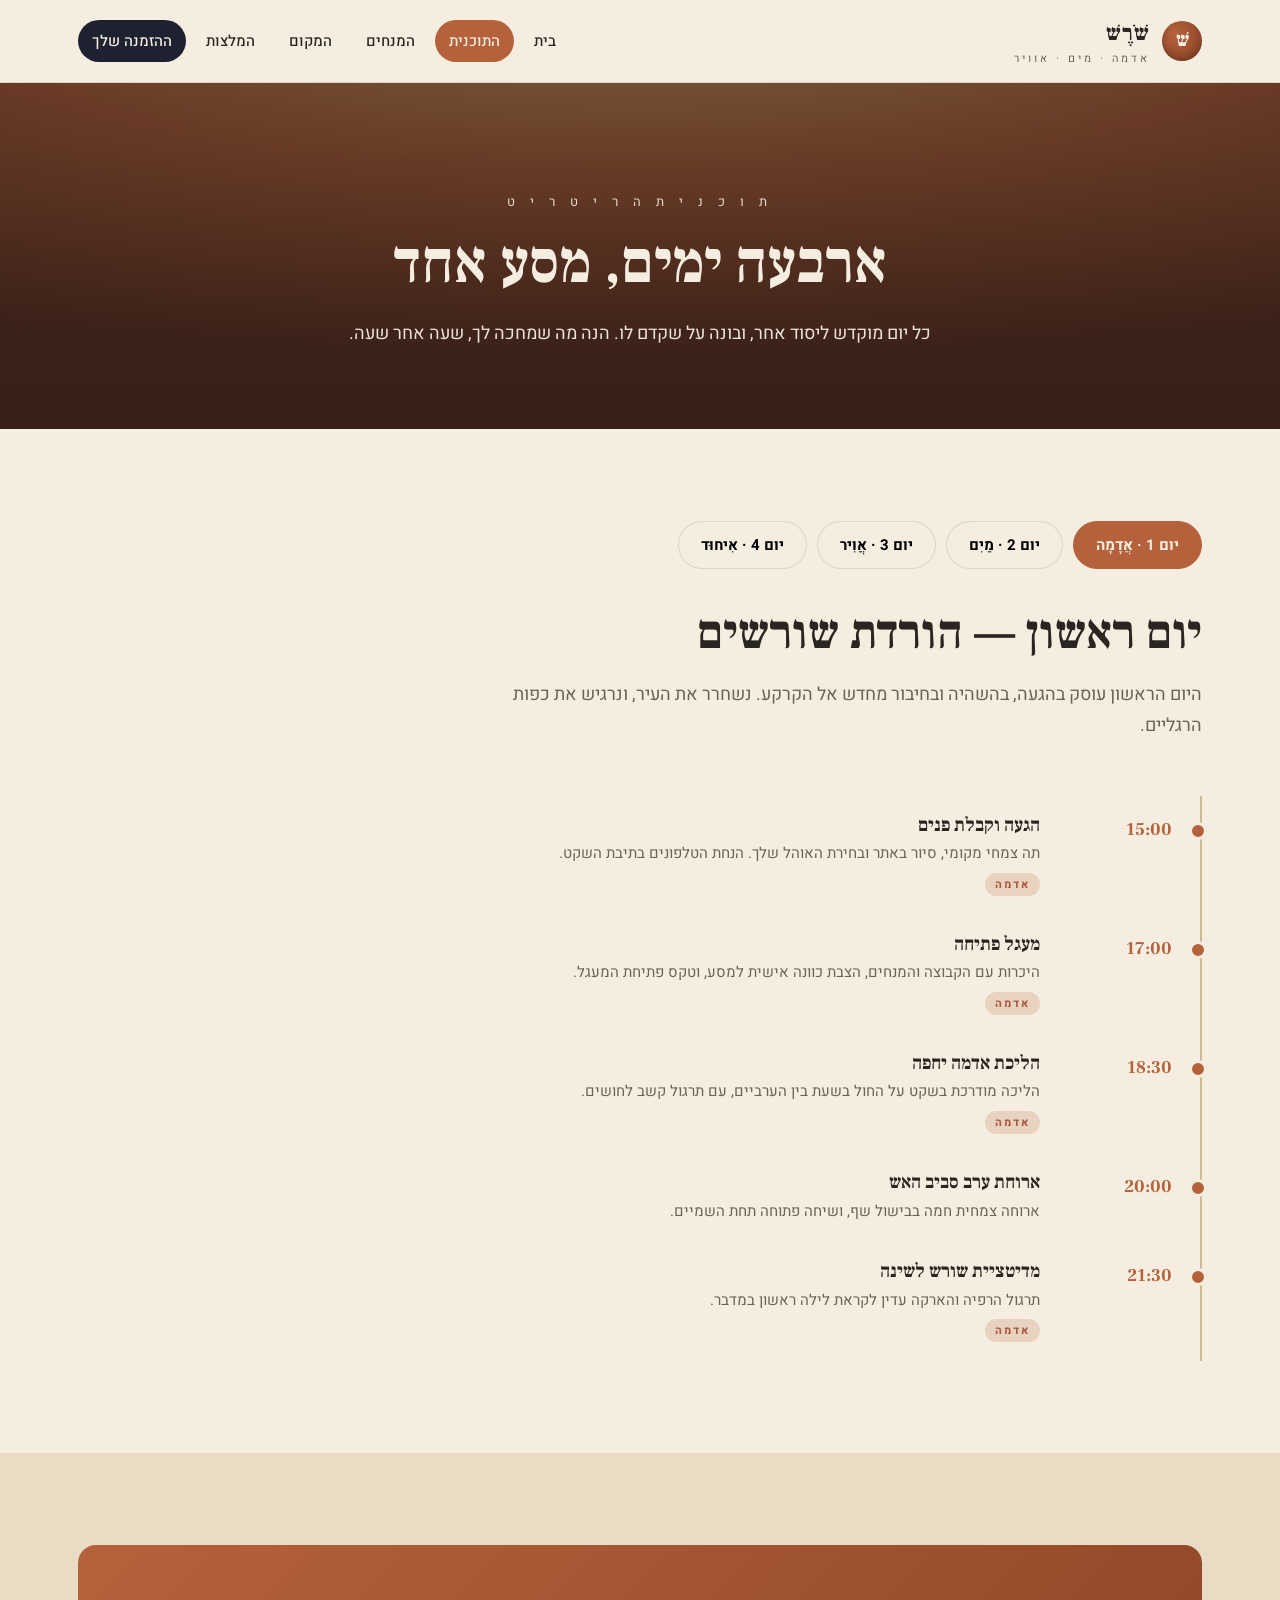
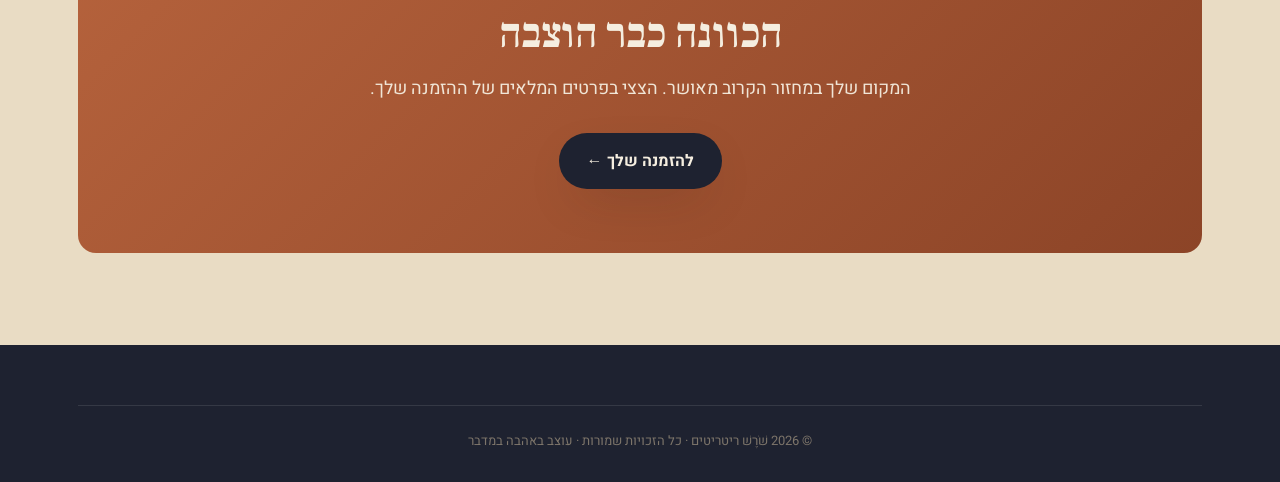
<file: program.html>
<!DOCTYPE html>
<html lang="he" dir="rtl">
<head>
<meta charset="UTF-8">
<meta name="viewport" content="width=device-width, initial-scale=1.0">
<title>התוכנית · שֹׁרֶשׁ</title>
<link rel="stylesheet" href="styles.css">
</head>
<body>

<header class="nav">
  <div class="nav-inner">
    <a class="brand" href="index.html">
      <div class="brand-mark">שׁ</div>
      <div><div class="brand-name">שֹׁרֶשׁ</div><div class="brand-sub">אדמה · מים · אוויר</div></div>
    </a>
    <button class="nav-toggle" onclick="document.getElementById('menu').classList.toggle('open')">☰</button>
    <nav class="menu" id="menu">
      <a href="index.html">בית</a>
      <a href="program.html" class="active">התוכנית</a>
      <a href="facilitators.html">המנחים</a>
      <a href="location.html">המקום</a>
      <a href="testimonials.html">המלצות</a>
      <a href="reservation.html" class="cta">ההזמנה שלך</a>
    </nav>
  </div>
</header>

<div class="page-hero">
  <p class="eyebrow">ת ו כ נ י ת   ה ר י ט ר י ט</p>
  <h1>ארבעה ימים, מסע אחד</h1>
  <p>כל יום מוקדש ליסוד אחר, ובונה על שקדם לו. הנה מה שמחכה לך, שעה אחר שעה.</p>
</div>

<section>
  <div class="wrap">
    <div class="day-tabs">
      <button class="day-tab active" onclick="showDay(1,this)">יום 1 · אֲדָמָה</button>
      <button class="day-tab" onclick="showDay(2,this)">יום 2 · מַיִם</button>
      <button class="day-tab" onclick="showDay(3,this)">יום 3 · אֲוִיר</button>
      <button class="day-tab" onclick="showDay(4,this)">יום 4 · אִיחוּד</button>
    </div>

    <!-- יום 1 -->
    <div class="day-panel active" id="day1">
      <div class="section-head"><h2>יום ראשון — הורדת שורשים</h2><p>היום הראשון עוסק בהגעה, בהשהיה ובחיבור מחדש אל הקרקע. נשחרר את העיר, ונרגיש את כפות הרגליים.</p></div>
      <div class="timeline">
        <div class="tl-item"><div class="tl-time">15:00</div><div class="tl-body"><h4>הגעה וקבלת פנים</h4><p>תה צמחי מקומי, סיור באתר ובחירת האוהל שלך. הנחת הטלפונים בתיבת השקט.</p><span class="tl-tag tag-earth">אדמה</span></div></div>
        <div class="tl-item"><div class="tl-time">17:00</div><div class="tl-body"><h4>מעגל פתיחה</h4><p>היכרות עם הקבוצה והמנחים, הצבת כוונה אישית למסע, וטקס פתיחת המעגל.</p><span class="tl-tag tag-earth">אדמה</span></div></div>
        <div class="tl-item"><div class="tl-time">18:30</div><div class="tl-body"><h4>הליכת אדמה יחפה</h4><p>הליכה מודרכת בשקט על החול בשעת בין הערביים, עם תרגול קשב לחושים.</p><span class="tl-tag tag-earth">אדמה</span></div></div>
        <div class="tl-item"><div class="tl-time">20:00</div><div class="tl-body"><h4>ארוחת ערב סביב האש</h4><p>ארוחה צמחית חמה בבישול שף, ושיחה פתוחה תחת השמיים.</p></div></div>
        <div class="tl-item"><div class="tl-time">21:30</div><div class="tl-body"><h4>מדיטציית שורש לשינה</h4><p>תרגול הרפיה והארקה עדין לקראת לילה ראשון במדבר.</p><span class="tl-tag tag-earth">אדמה</span></div></div>
      </div>
    </div>

    <!-- יום 2 -->
    <div class="day-panel" id="day2">
      <div class="section-head"><h2>יום שני — זרימת המים</h2><p>יום המוקדש לרגש ולזרימה. עבודה עדינה ומכבדת לשחרור התנגדויות, ריכוך וחיבור מחדש אל הגמישות הפנימית — לבד ובזוגות, במרחב בטוח.</p></div>
      <div class="timeline">
        <div class="tl-item"><div class="tl-time">06:30</div><div class="tl-body"><h4>תרגול בוקר עם הזריחה</h4><p>תנועה אינטואיטיבית רכה על הדיונה מול השמש העולה.</p><span class="tl-tag tag-air">אוויר</span></div></div>
        <div class="tl-item"><div class="tl-time">08:00</div><div class="tl-body"><h4>ארוחת בוקר משדה אל הצלחת</h4><p>בופה צמחי עשיר, פירות העונה ותה צמחים.</p></div></div>
        <div class="tl-item"><div class="tl-time">10:00</div><div class="tl-body"><h4>סדנה: "זרימה" — תנועה ומים</h4><p>תרגול תנועתי רך וטבילה מינרלית לשחרור מתח והקשבה לגוף. כל אחת בקצב שלה.</p><span class="tl-tag tag-water">מים</span></div></div>
        <div class="tl-item"><div class="tl-time">13:00</div><div class="tl-body"><h4>ארוחת צהריים וזמן חופשי</h4><p>מנוחה בהמוק, צלילה לבריכת הבוץ הטבעית, או שיחה אישית.</p></div></div>
        <div class="tl-item"><div class="tl-time">16:30</div><div class="tl-body"><h4>סדנה: "מעגל הלב הפתוח"</h4><p>שיתוף מעגלי מודרך על גבולות, רצון וקבלה עצמית, בליווי מנחה מוסמכת.</p><span class="tl-tag tag-water">מים</span></div></div>
        <div class="tl-item"><div class="tl-time">20:00</div><div class="tl-body"><h4>ארוחת ערב חגיגית</h4><p>ארוחה מיוחדת ולאחריה ערב שירה חופשית סביב המדורה.</p></div></div>
      </div>
    </div>

    <!-- יום 3 -->
    <div class="day-panel" id="day3">
      <div class="section-head"><h2>יום שלישי — נשימת המרחב</h2><p>יום של אוויר, שחרור וניקוי. עבודת נשימה עמוקה שמאפשרת לרגש הישן לעבור ולהשתחרר.</p></div>
      <div class="timeline">
        <div class="tl-item"><div class="tl-time">06:30</div><div class="tl-body"><h4>מדיטציית שתיקה בזריחה</h4><p>חצי שעה של שקט מוחלט מול נוף המדבר.</p><span class="tl-tag tag-air">אוויר</span></div></div>
        <div class="tl-item"><div class="tl-time">08:00</div><div class="tl-body"><h4>ארוחת בוקר קלה</h4><p>ארוחה מותאמת לפני עבודת הנשימה.</p></div></div>
        <div class="tl-item"><div class="tl-time">10:00</div><div class="tl-body"><h4>סדנה: נשימה מעגלית (Breathwork)</h4><p>מסע נשימתי בן שעתיים בליווי מוזיקה חיה ומנחה, לשחרור עמוק.</p><span class="tl-tag tag-air">אוויר</span></div></div>
        <div class="tl-item"><div class="tl-time">13:30</div><div class="tl-body"><h4>ארוחת צהריים וזמן עיכול שקט</h4><p>זמן מנוחה ארוך לאחר תהליך עוצמתי.</p></div></div>
        <div class="tl-item"><div class="tl-time">17:00</div><div class="tl-body"><h4>סדנת קול ושירת מעגל</h4><p>שחרור הקול, ניגונים וטונים, פתיחת הגרון והלב.</p><span class="tl-tag tag-air">אוויר</span></div></div>
        <div class="tl-item"><div class="tl-time">20:30</div><div class="tl-body"><h4>טקס אש וכוונות</h4><p>כתיבת מה שאנחנו משחררות ומסירה אל המדורה.</p></div></div>
      </div>
    </div>

    <!-- יום 4 -->
    <div class="day-panel" id="day4">
      <div class="section-head"><h2>יום רביעי — איחוד וחזרה</h2><p>היום האחרון מחבר את שלושת היסודות לכדי שלם אחד, ומכין אותנו לחזרה אל החיים — אבל קצת אחרת.</p></div>
      <div class="timeline">
        <div class="tl-item"><div class="tl-time">07:00</div><div class="tl-body"><h4>תרגול שלושת היסודות</h4><p>רצף מסכם המשלב הארקה, חיוניות ונשימה.</p><span class="tl-tag tag-earth">אדמה</span> <span class="tl-tag tag-water">מים</span> <span class="tl-tag tag-air">אוויר</span></div></div>
        <div class="tl-item"><div class="tl-time">09:00</div><div class="tl-body"><h4>ארוחת בוקר חגיגית</h4><p>ארוחת פרידה משותפת.</p></div></div>
        <div class="tl-item"><div class="tl-time">11:00</div><div class="tl-body"><h4>מעגל סיכום והטמעה</h4><p>שיתוף תובנות, חידוד הכוונה, וקבלת "עוגן" אישי לדרך.</p></div></div>
        <div class="tl-item"><div class="tl-time">12:30</div><div class="tl-body"><h4>טקס סגירה ופרידה</h4><p>סגירת המעגל, חיבוקים, והבטחה קטנה לעצמך.</p></div></div>
        <div class="tl-item"><div class="tl-time">13:30</div><div class="tl-body"><h4>פיזור</h4><p>יוצאות לדרך עם לב פתוח ושורשים עמוקים יותר.</p></div></div>
      </div>
    </div>
  </div>
</section>

<section style="background:var(--sand)">
  <div class="wrap">
    <div class="cta-band">
      <h2>הכוונה כבר הוצבה</h2>
      <p>המקום שלך במחזור הקרוב מאושר. הצצי בפרטים המלאים של ההזמנה שלך.</p>
      <a href="reservation.html" class="btn btn-primary">להזמנה שלך ←</a>
    </div>
  </div>
</section>

<footer class="footer">
  <div class="wrap">
    <div class="footer-bottom">© 2026 שֹׁרֶשׁ ריטריטים · כל הזכויות שמורות · עוצב באהבה במדבר</div>
  </div>
</footer>

<script>
function showDay(n, el){
  document.querySelectorAll('.day-panel').forEach(p=>p.classList.remove('active'));
  document.querySelectorAll('.day-tab').forEach(t=>t.classList.remove('active'));
  document.getElementById('day'+n).classList.add('active');
  el.classList.add('active');
}
</script>
</body>
</html>
</file>
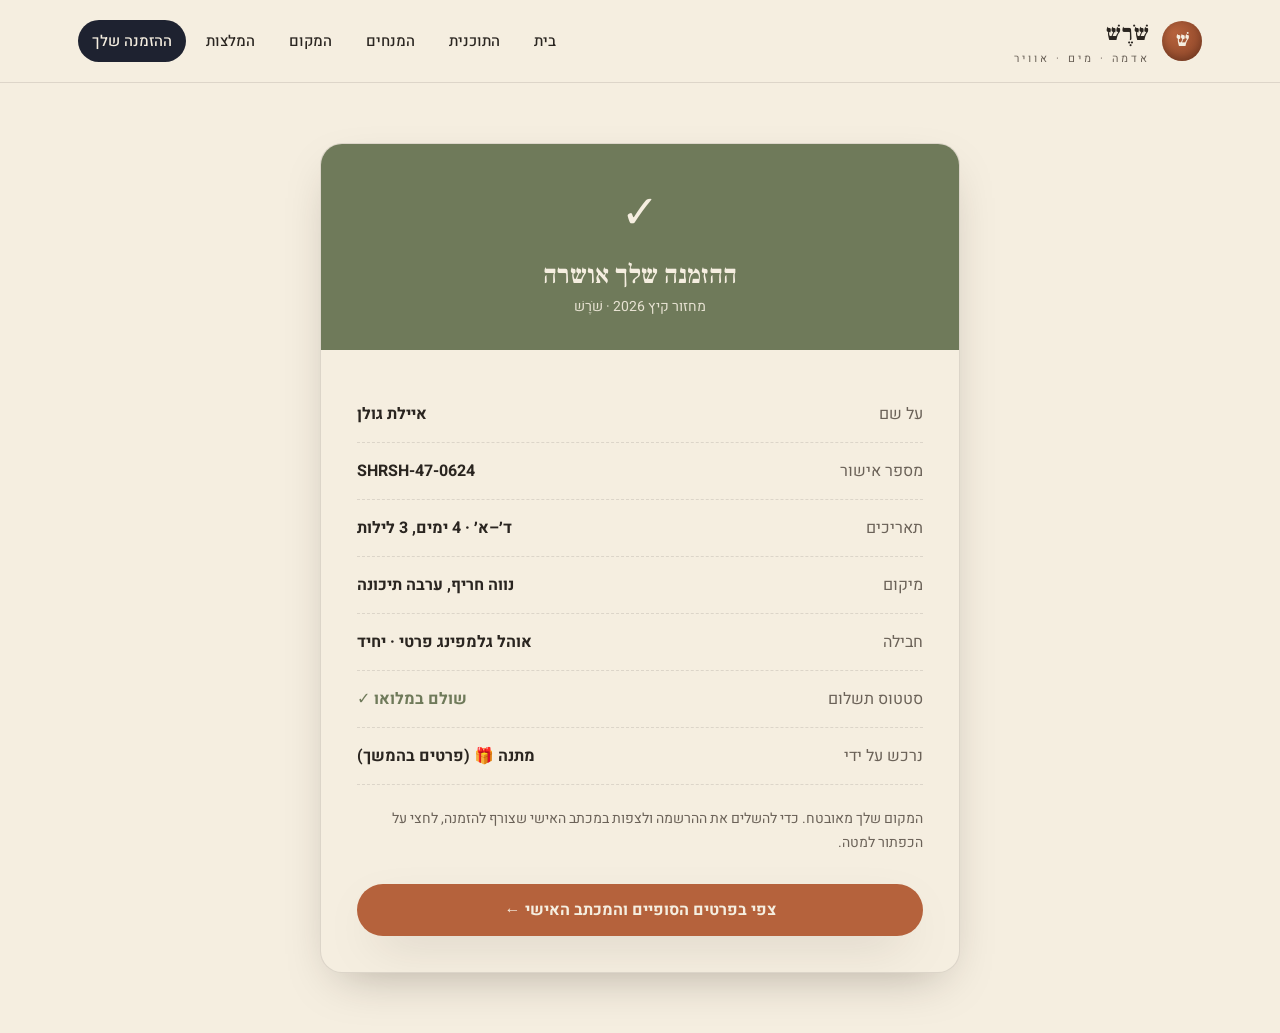
<file: reservation.html>
<!DOCTYPE html>
<html lang="he" dir="rtl">
<head>
<meta charset="UTF-8">
<meta name="viewport" content="width=device-width, initial-scale=1.0">
<title>ההזמנה שלך · שֹׁרֶשׁ</title>
<link rel="stylesheet" href="styles.css">
<style>
  /* קונפטי */
  .confetti-piece{position:fixed;top:-10px;width:10px;height:16px;opacity:.9;z-index:60;animation:fall linear forwards}
  @keyframes fall{to{transform:translateY(105vh) rotate(720deg);opacity:1}}
</style>
</head>
<body>

<header class="nav">
  <div class="nav-inner">
    <a class="brand" href="index.html">
      <div class="brand-mark">שׁ</div>
      <div><div class="brand-name">שֹׁרֶשׁ</div><div class="brand-sub">אדמה · מים · אוויר</div></div>
    </a>
    <button class="nav-toggle" onclick="document.getElementById('menu').classList.toggle('open')">☰</button>
    <nav class="menu" id="menu">
      <a href="index.html">בית</a>
      <a href="program.html">התוכנית</a>
      <a href="facilitators.html">המנחים</a>
      <a href="location.html">המקום</a>
      <a href="testimonials.html">המלצות</a>
      <a href="reservation.html" class="cta active">ההזמנה שלך</a>
    </nav>
  </div>
</header>

<div class="reveal-stage" id="stage">

  <!-- כרטיס אישור ההזמנה (השלב ה"רציני") -->
  <div class="confirm-card" id="confirmCard">
    <div class="confirm-top">
      <div class="check">✓</div>
      <h2>ההזמנה שלך אושרה</h2>
      <div style="opacity:.9;font-size:14px;margin-top:4px">מחזור קיץ 2026 · שֹׁרֶשׁ</div>
    </div>
    <div class="confirm-body">
      <div class="confirm-row"><span class="k">על שם</span><span class="v">איילת גולן</span></div>
      <div class="confirm-row"><span class="k">מספר אישור</span><span class="v">SHRSH-47-0624</span></div>
      <div class="confirm-row"><span class="k">תאריכים</span><span class="v">ד׳–א׳ · 4 ימים, 3 לילות</span></div>
      <div class="confirm-row"><span class="k">מיקום</span><span class="v">נווה חריף, ערבה תיכונה</span></div>
      <div class="confirm-row"><span class="k">חבילה</span><span class="v">אוהל גלמפינג פרטי · יחיד</span></div>
      <div class="confirm-row"><span class="k">סטטוס תשלום</span><span class="v" style="color:var(--sage)">שולם במלואו ✓</span></div>
      <div class="confirm-row"><span class="k">נרכש על ידי</span><span class="v">מתנה 🎁 (פרטים בהמשך)</span></div>

      <p class="confirm-note">המקום שלך מאובטח. כדי להשלים את ההרשמה ולצפות במכתב האישי שצורף להזמנה, לחצי על הכפתור למטה.</p>

      <button class="btn btn-primary btn-reveal" id="revealBtn" onclick="boom()">
        צפי בפרטים הסופיים והמכתב האישי ←
      </button>
    </div>
  </div>

  <!-- הגילוי (ה"בום") -->
  <div id="bomb">
    <div class="confetti-emoji">🎉</div>
    <h1>מזל טוב, איילת!</h1>
    <div class="big-num">47</div>
    <p><strong>נמתחת.</strong> 😄 אין שום ריטריט במדבר, אין אוהל גלמפינג, ואין בריכת בוץ.</p>
    <p>אבל יש משהו הרבה יותר טוב: מישהו שאוהב אותך מספיק כדי לבנות לך אתר שלם רק כדי לראות את הפרצוף שלך עכשיו. 🙃</p>
    <p style="font-family:'Frank Ruhl Libre',serif;font-size:clamp(20px,3vw,28px);color:var(--gold);margin-top:26px">
      יום הולדת 47 שמח! ❤️<br>אבל המתנה האמיתית? היא רק מתחילה...
    </p>
    <p style="font-size:15px;opacity:.8;margin-top:14px">
      (אדמה, מים ואוויר? פשוט רציתי לראות עד איזה עמוד תגיעי לפני שנפל האסימון 😅)<br>
      לפנייך מסע קטן של רמזים. מוכנה? 👇
    </p>

    <!-- רמז ראשון: וידאו -->
    <button class="btn btn-primary" id="hint1Btn" onclick="openHint1()"
            style="margin-top:28px;background:var(--gold);color:var(--ink);font-size:18px">
      🎬 רמז ראשון — לחצי כאן
    </button>

    <div id="hint1Video" style="display:none;margin-top:26px">
      <video id="theVideo" controls playsinline
             style="width:100%;max-width:540px;border-radius:16px;box-shadow:0 18px 50px -20px rgba(0,0,0,.6)">
        <source src="video.mp4" type="video/mp4">
        הדפדפן שלך לא מצליח לנגן את הווידאו. אפשר לפתוח אותו <a href="video.mp4" style="color:var(--gold)">בקישור הזה</a>.
      </video>

      <!-- רמז שני: כרטיסי טיסה -->
      <div style="margin-top:30px">
        <p style="font-size:17px;opacity:.95">קלטת את הרמז הראשון? 😏 אז קדימה — הרמז הבא מחכה:</p>
        <a href="boarding-pass.html" class="btn btn-primary"
           style="margin-top:14px;background:var(--terracotta);font-size:18px">✈️ רמז שני ←</a>
      </div>
    </div>

    <div style="margin-top:34px">
      <a href="index.html" style="color:var(--sand-light);opacity:.6;font-size:13px">חזרה להתחלה</a>
    </div>
  </div>

</div>

<script>
function boom(){
  document.getElementById('confirmCard').style.display='none';
  document.getElementById('bomb').classList.add('show');
  document.getElementById('stage').classList.add('boom');
  launchConfetti();
}
function openHint1(){
  document.getElementById('hint1Btn').style.display='none';
  var box=document.getElementById('hint1Video');
  box.style.display='block';
  var v=document.getElementById('theVideo');
  try{ v.play(); }catch(e){}
  box.scrollIntoView({behavior:'smooth',block:'center'});
}
function launchConfetti(){
  const colors=['#c9a14a','#b5623c','#6f7a5a','#f5eee0','#a23b59','#fff'];
  for(let i=0;i<120;i++){
    const c=document.createElement('div');
    c.className='confetti-piece';
    c.style.left=(Math.random()*100)+'vw';
    c.style.background=colors[i%colors.length];
    c.style.animationDuration=(2.5+Math.random()*2.5)+'s';
    c.style.animationDelay=(Math.random()*1.5)+'s';
    c.style.transform='rotate('+(Math.random()*360)+'deg)';
    if(i%3===0){c.style.borderRadius='50%';c.style.width='12px';c.style.height='12px';}
    document.body.appendChild(c);
    setTimeout(()=>c.remove(),6000);
  }
}
</script>
</body>
</html>
</file>
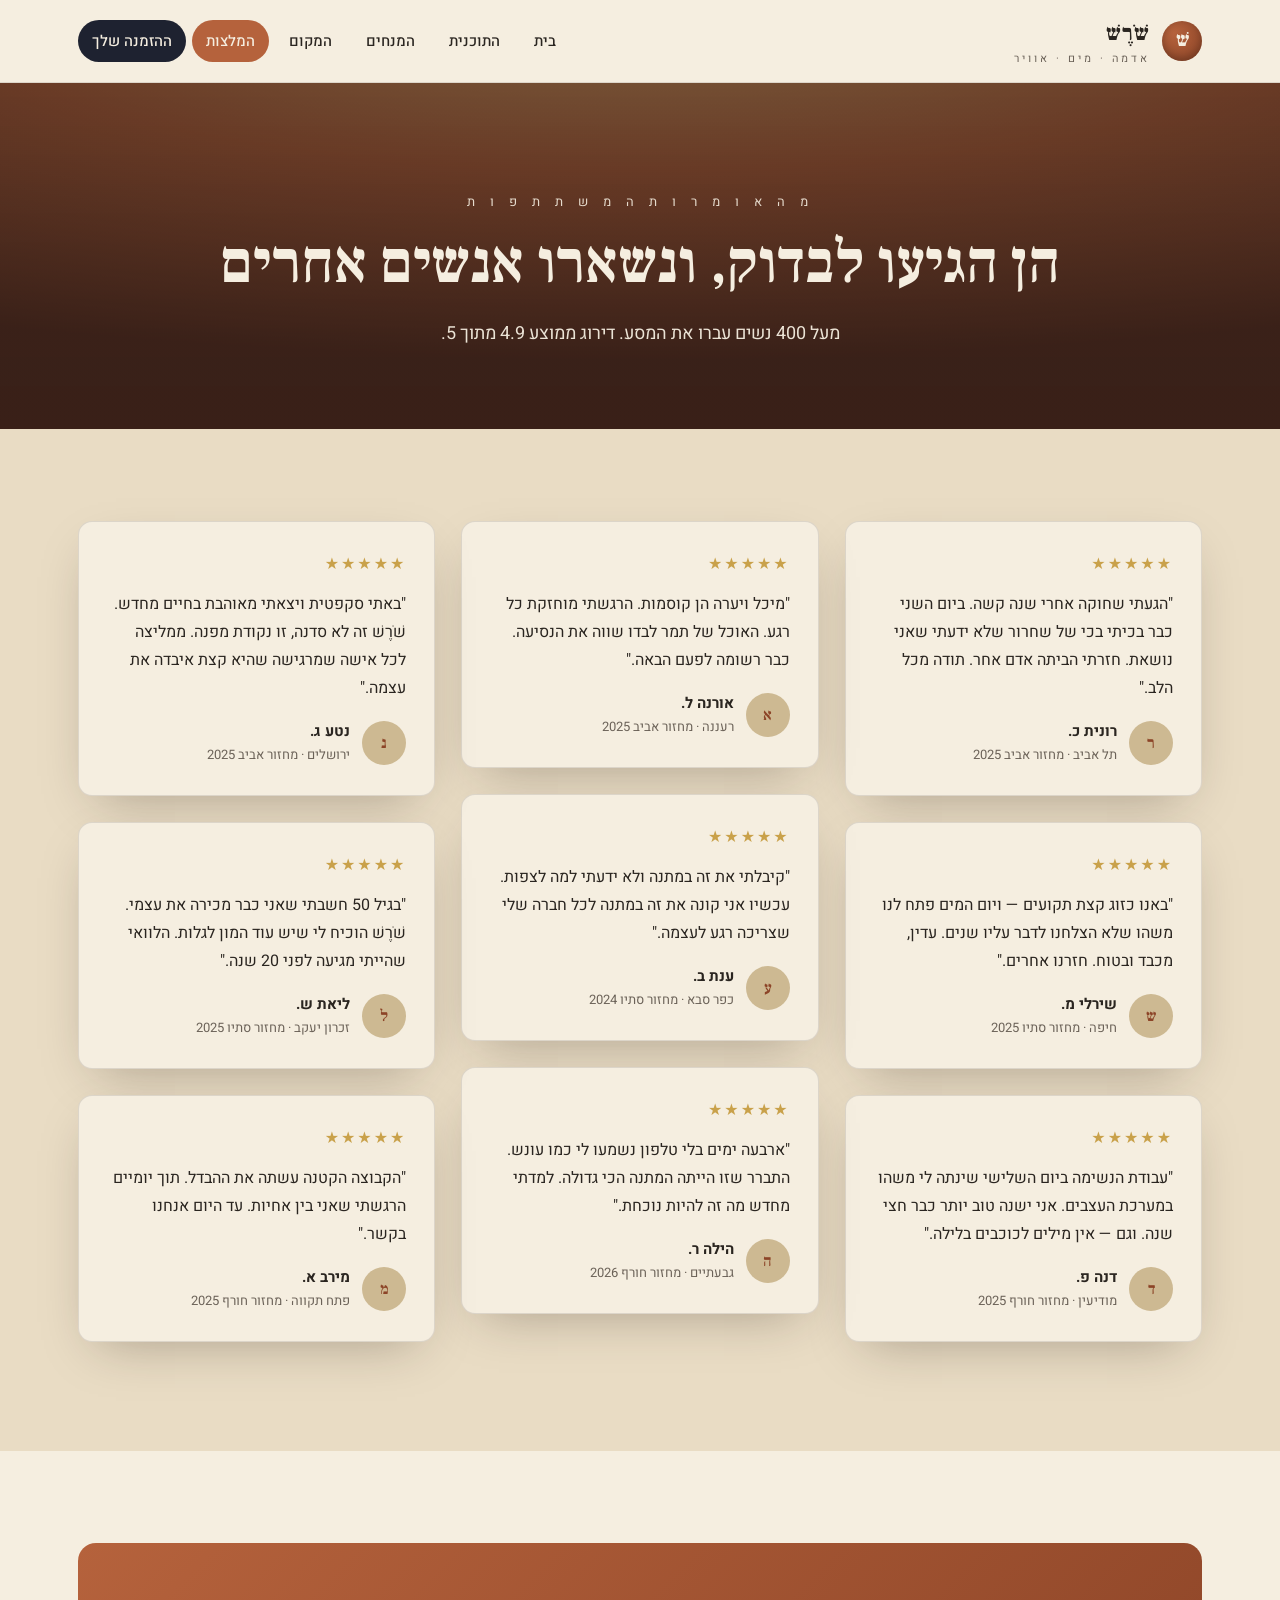
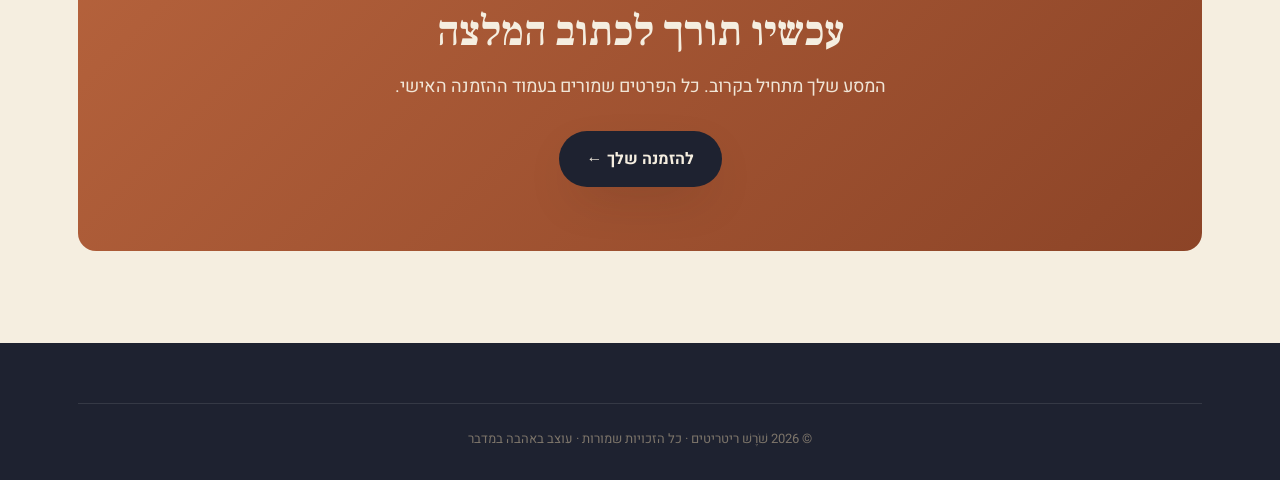
<file: testimonials.html>
<!DOCTYPE html>
<html lang="he" dir="rtl">
<head>
<meta charset="UTF-8">
<meta name="viewport" content="width=device-width, initial-scale=1.0">
<title>המלצות · שֹׁרֶשׁ</title>
<link rel="stylesheet" href="styles.css">
</head>
<body>

<header class="nav">
  <div class="nav-inner">
    <a class="brand" href="index.html">
      <div class="brand-mark">שׁ</div>
      <div><div class="brand-name">שֹׁרֶשׁ</div><div class="brand-sub">אדמה · מים · אוויר</div></div>
    </a>
    <button class="nav-toggle" onclick="document.getElementById('menu').classList.toggle('open')">☰</button>
    <nav class="menu" id="menu">
      <a href="index.html">בית</a>
      <a href="program.html">התוכנית</a>
      <a href="facilitators.html">המנחים</a>
      <a href="location.html">המקום</a>
      <a href="testimonials.html" class="active">המלצות</a>
      <a href="reservation.html" class="cta">ההזמנה שלך</a>
    </nav>
  </div>
</header>

<div class="page-hero">
  <p class="eyebrow">מ ה   א ו מ ר ו ת   ה מ ש ת ת פ ו ת</p>
  <h1>הן הגיעו לבדוק, ונשארו אנשים אחרים</h1>
  <p>מעל 400 נשים עברו את המסע. דירוג ממוצע 4.9 מתוך 5.</p>
</div>

<section class="testimonials">
  <div class="wrap">
    <div class="t-grid">
      <div class="t-card">
        <div class="t-stars">★★★★★</div>
        <p>"הגעתי שחוקה אחרי שנה קשה. ביום השני כבר בכיתי בכי של שחרור שלא ידעתי שאני נושאת. חזרתי הביתה אדם אחר. תודה מכל הלב."</p>
        <div class="t-author"><div class="t-avatar">ר</div><div><div class="tn">רונית כ.</div><div class="tm">תל אביב · מחזור אביב 2025</div></div></div>
      </div>
      <div class="t-card">
        <div class="t-stars">★★★★★</div>
        <p>"באנו כזוג קצת תקועים — ויום המים פתח לנו משהו שלא הצלחנו לדבר עליו שנים. עדין, מכבד ובטוח. חזרנו אחרים."</p>
        <div class="t-author"><div class="t-avatar">ש</div><div><div class="tn">שירלי מ.</div><div class="tm">חיפה · מחזור סתיו 2025</div></div></div>
      </div>
      <div class="t-card">
        <div class="t-stars">★★★★★</div>
        <p>"עבודת הנשימה ביום השלישי שינתה לי משהו במערכת העצבים. אני ישנה טוב יותר כבר חצי שנה. וגם — אין מילים לכוכבים בלילה."</p>
        <div class="t-author"><div class="t-avatar">ד</div><div><div class="tn">דנה פ.</div><div class="tm">מודיעין · מחזור חורף 2025</div></div></div>
      </div>
      <div class="t-card">
        <div class="t-stars">★★★★★</div>
        <p>"מיכל ויערה הן קוסמות. הרגשתי מוחזקת כל רגע. האוכל של תמר לבדו שווה את הנסיעה. כבר רשומה לפעם הבאה."</p>
        <div class="t-author"><div class="t-avatar">א</div><div><div class="tn">אורנה ל.</div><div class="tm">רעננה · מחזור אביב 2025</div></div></div>
      </div>
      <div class="t-card">
        <div class="t-stars">★★★★★</div>
        <p>"קיבלתי את זה במתנה ולא ידעתי למה לצפות. עכשיו אני קונה את זה במתנה לכל חברה שלי שצריכה רגע לעצמה."</p>
        <div class="t-author"><div class="t-avatar">ע</div><div><div class="tn">ענת ב.</div><div class="tm">כפר סבא · מחזור סתיו 2024</div></div></div>
      </div>
      <div class="t-card">
        <div class="t-stars">★★★★★</div>
        <p>"ארבעה ימים בלי טלפון נשמעו לי כמו עונש. התברר שזו הייתה המתנה הכי גדולה. למדתי מחדש מה זה להיות נוכחת."</p>
        <div class="t-author"><div class="t-avatar">ה</div><div><div class="tn">הילה ר.</div><div class="tm">גבעתיים · מחזור חורף 2026</div></div></div>
      </div>
      <div class="t-card">
        <div class="t-stars">★★★★★</div>
        <p>"באתי סקפטית ויצאתי מאוהבת בחיים מחדש. שֹׁרֶשׁ זה לא סדנה, זו נקודת מפנה. ממליצה לכל אישה שמרגישה שהיא קצת איבדה את עצמה."</p>
        <div class="t-author"><div class="t-avatar">נ</div><div><div class="tn">נטע ג.</div><div class="tm">ירושלים · מחזור אביב 2025</div></div></div>
      </div>
      <div class="t-card">
        <div class="t-stars">★★★★★</div>
        <p>"בגיל 50 חשבתי שאני כבר מכירה את עצמי. שֹׁרֶשׁ הוכיח לי שיש עוד המון לגלות. הלוואי שהייתי מגיעה לפני 20 שנה."</p>
        <div class="t-author"><div class="t-avatar">ל</div><div><div class="tn">ליאת ש.</div><div class="tm">זכרון יעקב · מחזור סתיו 2025</div></div></div>
      </div>
      <div class="t-card">
        <div class="t-stars">★★★★★</div>
        <p>"הקבוצה הקטנה עשתה את ההבדל. תוך יומיים הרגשתי שאני בין אחיות. עד היום אנחנו בקשר."</p>
        <div class="t-author"><div class="t-avatar">מ</div><div><div class="tn">מירב א.</div><div class="tm">פתח תקווה · מחזור חורף 2025</div></div></div>
      </div>
    </div>
  </div>
</section>

<section>
  <div class="wrap">
    <div class="cta-band">
      <h2>עכשיו תורך לכתוב המלצה</h2>
      <p>המסע שלך מתחיל בקרוב. כל הפרטים שמורים בעמוד ההזמנה האישי.</p>
      <a href="reservation.html" class="btn btn-primary">להזמנה שלך ←</a>
    </div>
  </div>
</section>

<footer class="footer">
  <div class="wrap">
    <div class="footer-bottom">© 2026 שֹׁרֶשׁ ריטריטים · כל הזכויות שמורות · עוצב באהבה במדבר</div>
  </div>
</footer>
</body>
</html>
</file>
<file: styles.css>
/* ===========================================================
   שֹׁרֶשׁ — ריטריט שלושת היסודות
   אדמה · מים · אוויר
   =========================================================== */

@import url('https://fonts.googleapis.com/css2?family=Frank+Ruhl+Libre:wght@400;500;700;900&family=Heebo:wght@300;400;500;700&display=swap');

:root {
  --sand:        #e9dcc4;
  --sand-light:  #f5eee0;
  --sand-dark:   #cdb992;
  --terracotta:  #b5623c;
  --terracotta-d:#8c4427;
  --clay:        #a8553a;
  --sage:        #6f7a5a;
  --sage-light:  #98a17e;
  --night:       #1e2230;
  --night-soft:  #2c3144;
  --ink:         #2a2520;
  --muted:       #6b6258;
  --gold:        #c9a14a;
  --line:        rgba(42,37,32,0.12);
  --shadow:      0 18px 50px -20px rgba(40,30,20,0.35);
  --radius:      18px;
  --maxw:        1180px;
}

* { box-sizing: border-box; margin: 0; padding: 0; }

html { scroll-behavior: smooth; }

body {
  font-family: 'Heebo', system-ui, sans-serif;
  color: var(--ink);
  background: var(--sand-light);
  direction: rtl;
  line-height: 1.75;
  -webkit-font-smoothing: antialiased;
  overflow-x: hidden;
}

h1, h2, h3, h4, .serif {
  font-family: 'Frank Ruhl Libre', Georgia, serif;
  font-weight: 700;
  line-height: 1.2;
  color: var(--ink);
}

a { color: inherit; text-decoration: none; }

img { max-width: 100%; display: block; }

.wrap { max-width: var(--maxw); margin: 0 auto; padding: 0 28px; }

/* ---------- כותרת עליונה / ניווט ---------- */
.nav {
  position: sticky; top: 0; z-index: 50;
  background: rgba(245,238,224,0.86);
  backdrop-filter: blur(12px);
  border-bottom: 1px solid var(--line);
}
.nav-inner {
  max-width: var(--maxw); margin: 0 auto;
  display: flex; align-items: center; justify-content: space-between;
  padding: 14px 28px; gap: 20px;
}
.brand { display: flex; align-items: center; gap: 12px; }
.brand-mark {
  width: 40px; height: 40px; border-radius: 50%;
  background: radial-gradient(circle at 30% 30%, var(--terracotta), var(--terracotta-d));
  display: grid; place-items: center;
  color: var(--sand-light); font-family: 'Frank Ruhl Libre', serif;
  font-weight: 900; font-size: 20px;
  box-shadow: inset 0 -3px 8px rgba(0,0,0,0.25);
}
.brand-name { font-family: 'Frank Ruhl Libre', serif; font-weight: 900; font-size: 22px; letter-spacing: 1px; }
.brand-sub { font-size: 11px; color: var(--muted); letter-spacing: 3px; margin-top: -4px; }

.menu { display: flex; gap: 6px; align-items: center; flex-wrap: wrap; }
.menu a {
  padding: 8px 14px; border-radius: 999px; font-size: 15px; font-weight: 500;
  color: var(--ink); transition: all .2s; white-space: nowrap;
}
.menu a:hover { background: var(--sand-dark); }
.menu a.active { background: var(--terracotta); color: var(--sand-light); }
.menu a.cta {
  background: var(--night); color: var(--sand-light);
}
.menu a.cta:hover { background: var(--night-soft); }

.nav-toggle { display: none; background: none; border: 0; font-size: 26px; cursor: pointer; color: var(--ink); }

/* ---------- כפתורים ---------- */
.btn {
  display: inline-flex; align-items: center; gap: 10px;
  padding: 14px 28px; border-radius: 999px;
  font-family: 'Heebo', sans-serif; font-weight: 700; font-size: 16px;
  cursor: pointer; border: 0; transition: all .25s; text-align: center;
}
.btn-primary { background: var(--terracotta); color: var(--sand-light); box-shadow: var(--shadow); }
.btn-primary:hover { background: var(--terracotta-d); transform: translateY(-2px); }
.btn-ghost { background: transparent; border: 1.5px solid var(--ink); color: var(--ink); }
.btn-ghost:hover { background: var(--ink); color: var(--sand-light); }
.btn-dark { background: var(--night); color: var(--sand-light); }
.btn-dark:hover { background: var(--night-soft); }

/* ---------- HERO ---------- */
.hero {
  position: relative; min-height: 92vh; display: flex; align-items: center;
  color: var(--sand-light); text-align: center; overflow: hidden;
}
.hero-bg {
  position: absolute; inset: 0;
  background:
    linear-gradient(180deg, rgba(20,18,16,0.4) 0%, rgba(40,28,18,0.55) 60%, rgba(20,18,16,0.82) 100%),
    url('https://images.unsplash.com/photo-1473580044384-7ba9967e16a0?auto=format&fit=crop&w=1600&q=70') center/cover no-repeat,
    radial-gradient(120% 80% at 50% -10%, #d9a86b 0%, #b5623c 35%, #6e3a26 70%, #2a1d18 100%);
}
.hero-stars {
  position: absolute; inset: 0; opacity: .5;
  background-image:
    radial-gradient(1.5px 1.5px at 20% 30%, #fff, transparent),
    radial-gradient(1.5px 1.5px at 70% 20%, #fff, transparent),
    radial-gradient(1px 1px at 40% 60%, #fff, transparent),
    radial-gradient(1.5px 1.5px at 85% 50%, #fff, transparent),
    radial-gradient(1px 1px at 55% 15%, #fff, transparent),
    radial-gradient(1px 1px at 12% 70%, #fff, transparent);
}
.hero-dunes {
  position: absolute; bottom: 0; left: 0; right: 0; height: 38%;
  background: linear-gradient(180deg, transparent, rgba(60,40,28,0.6));
  clip-path: polygon(0 60%, 18% 42%, 38% 56%, 62% 34%, 82% 52%, 100% 38%, 100% 100%, 0 100%);
}
.hero-content { position: relative; z-index: 2; max-width: 820px; margin: 0 auto; padding: 0 24px; }
.hero .eyebrow {
  letter-spacing: 7px; font-size: 13px; text-transform: none; opacity: .92;
  margin-bottom: 22px; font-weight: 500;
}
.hero h1 { font-size: clamp(42px, 7vw, 84px); color: var(--sand-light); font-weight: 900; margin-bottom: 10px; }
.hero .lead { font-size: clamp(18px, 2.4vw, 24px); opacity: .95; margin: 18px auto 34px; max-width: 620px; }
.hero-elements { display: flex; gap: 28px; justify-content: center; margin-bottom: 38px; flex-wrap: wrap; }
.hero-el { font-family: 'Frank Ruhl Libre', serif; font-size: 19px; letter-spacing: 2px; opacity: .9; }
.hero-el span { display: block; font-size: 11px; letter-spacing: 4px; opacity: .7; font-family: 'Heebo'; }
.hero-cta { display: flex; gap: 16px; justify-content: center; flex-wrap: wrap; }
.scroll-hint { position: absolute; bottom: 24px; left: 50%; transform: translateX(-50%); z-index: 3; font-size: 13px; letter-spacing: 2px; opacity: .8; animation: bob 2s infinite; }
@keyframes bob { 0%,100%{transform: translate(-50%,0)} 50%{transform: translate(-50%,8px)} }

/* ---------- מקטעים כלליים ---------- */
section { padding: 92px 0; }
.section-tag {
  display: inline-block; color: var(--terracotta); font-weight: 700;
  letter-spacing: 4px; font-size: 13px; margin-bottom: 14px;
}
.section-head { max-width: 720px; margin-bottom: 54px; }
.section-head.center { margin-inline: auto; text-align: center; }
.section-head h2 { font-size: clamp(30px, 4.5vw, 48px); margin-bottom: 16px; }
.section-head p { font-size: 18px; color: var(--muted); }

.lead-text { font-size: 19px; color: var(--muted); max-width: 640px; }

/* ---------- שלושת היסודות ---------- */
.elements { background: var(--sand); }
.elements-grid { display: grid; grid-template-columns: repeat(3, 1fr); gap: 26px; }
.el-card {
  background: var(--sand-light); border-radius: var(--radius); padding: 40px 32px;
  box-shadow: var(--shadow); border-top: 4px solid; position: relative; overflow: hidden;
  transition: transform .3s;
}
.el-card:hover { transform: translateY(-6px); }
.el-card.earth { border-color: var(--clay); }
.el-card.water { border-color: #3f7d93; }
.el-card.air   { border-color: var(--sage); }
.el-icon { font-size: 40px; margin-bottom: 18px; }
.el-card h3 { font-size: 28px; margin-bottom: 6px; }
.el-card .el-en { font-size: 12px; letter-spacing: 4px; color: var(--muted); margin-bottom: 16px; }
.el-card p { color: var(--muted); font-size: 16px; }

/* ---------- פסקת ציטוט ---------- */
.quote-band {
  background: var(--night); color: var(--sand-light); text-align: center;
}
.quote-band .wrap { max-width: 820px; }
.quote-band blockquote { font-family: 'Frank Ruhl Libre', serif; font-size: clamp(24px, 3.6vw, 38px); line-height: 1.4; font-weight: 500; }
.quote-band cite { display: block; margin-top: 24px; font-style: normal; font-size: 15px; letter-spacing: 2px; color: var(--gold); font-family: 'Heebo'; }

/* ---------- כרטיסי תכונות / מה כלול ---------- */
.feature-grid { display: grid; grid-template-columns: repeat(auto-fit, minmax(240px,1fr)); gap: 22px; }
.feature {
  background: var(--sand-light); padding: 28px; border-radius: 14px;
  border: 1px solid var(--line);
}
.feature h4 { font-size: 19px; margin-bottom: 8px; }
.feature p { color: var(--muted); font-size: 15px; }
.feature .fnum { color: var(--terracotta); font-family: 'Frank Ruhl Libre', serif; font-weight: 900; font-size: 30px; }

/* ---------- תמונה+טקסט ---------- */
.split { display: grid; grid-template-columns: 1fr 1fr; gap: 56px; align-items: center; }
.split.reverse > :first-child { order: 2; }
.split-media {
  border-radius: var(--radius); min-height: 420px; box-shadow: var(--shadow);
  background-size: cover; background-position: center;
}
.media-earth {
  background:
    url('https://images.unsplash.com/photo-1509316785289-025f5b846b35?auto=format&fit=crop&w=1200&q=70') center/cover no-repeat,
    linear-gradient(135deg, #c98a4f, #7a4226 60%, #4a2a1c);
}
.media-water {
  background:
    url('https://images.unsplash.com/photo-1500534314209-a25ddb2bd429?auto=format&fit=crop&w=1200&q=70') center/cover no-repeat,
    linear-gradient(135deg, #6fb0c4, #2f6577 50%, #173842);
}
.media-air   {
  background:
    url('https://images.unsplash.com/photo-1470071459604-3b5ec3a7fe05?auto=format&fit=crop&w=1200&q=70') center/cover no-repeat,
    linear-gradient(160deg, #9fb0c9, #5c6b8a 60%, #2c3144);
}
.media-tent  {
  background:
    url('https://images.unsplash.com/photo-1762254970300-f1bc796c1ed8?auto=format&fit=crop&w=1200&q=70') center/cover no-repeat,
    linear-gradient(135deg, #e0c89a, #b5623c 70%, #3a2419);
}
.media-circle {
  background:
    url('https://images.unsplash.com/photo-1511632765486-a01980e01a18?auto=format&fit=crop&w=1200&q=70') center/cover no-repeat,
    linear-gradient(135deg, #caa06a, #8c4427 70%, #3a2419);
}
.split h2 { font-size: clamp(28px, 4vw, 42px); margin-bottom: 18px; }
.split p { color: var(--muted); font-size: 17px; margin-bottom: 16px; }

/* ---------- לוח זמנים / תוכנית ---------- */
.day-tabs { display: flex; gap: 10px; flex-wrap: wrap; margin-bottom: 36px; }
.day-tab {
  padding: 12px 22px; border-radius: 999px; border: 1.5px solid var(--line);
  background: var(--sand-light); cursor: pointer; font-weight: 700; font-size: 15px;
  font-family: 'Heebo'; transition: all .2s;
}
.day-tab.active { background: var(--terracotta); color: var(--sand-light); border-color: var(--terracotta); }
.timeline { border-right: 2px solid var(--sand-dark); padding-right: 0; }
.tl-item { display: grid; grid-template-columns: 110px 1fr; gap: 22px; padding: 18px 28px 18px 0; position: relative; }
.tl-item::before {
  content: ''; position: absolute; right: -7px; top: 26px;
  width: 12px; height: 12px; border-radius: 50%; background: var(--terracotta);
  border: 3px solid var(--sand-light);
}
.tl-time { font-family: 'Frank Ruhl Libre', serif; font-weight: 700; color: var(--terracotta); font-size: 18px; }
.tl-body h4 { font-size: 19px; margin-bottom: 4px; }
.tl-body p { color: var(--muted); font-size: 15px; }
.tl-tag { display:inline-block; font-size: 11px; letter-spacing: 2px; padding: 2px 10px; border-radius: 999px; margin-top: 6px; font-weight: 700; }
.tag-earth { background: #e7d3bf; color: var(--clay); }
.tag-water { background: #cfe2e9; color: #2f6577; }
.tag-air   { background: #dde2d2; color: var(--sage); }
.day-panel { display: none; }
.day-panel.active { display: block; }

/* ---------- מנחים ---------- */
.team-grid { display: grid; grid-template-columns: repeat(auto-fit, minmax(260px,1fr)); gap: 30px; }
.member { background: var(--sand-light); border-radius: var(--radius); overflow: hidden; box-shadow: var(--shadow); }
.member-photo { height: 280px; background-size: cover; background-position: center; position: relative; }
.m1 { background: linear-gradient(160deg,#caa06a,#8c5a34); }
.m2 { background: linear-gradient(160deg,#5e93a6,#2f5667); }
.m3 { background: linear-gradient(160deg,#8a96a8,#454f63); }
.m4 { background: linear-gradient(160deg,#9aa57c,#5a6440); }
.member-photo .m-initials {
  position: absolute; inset: 0; display: grid; place-items: center;
  font-family: 'Frank Ruhl Libre', serif; font-size: 64px; font-weight: 900;
  color: rgba(255,255,255,0.85);
}
.member-body { padding: 24px; }
.member-body h3 { font-size: 22px; }
.member-body .role { color: var(--terracotta); font-weight: 700; font-size: 14px; margin-bottom: 10px; letter-spacing: 1px; }
.member-body p { color: var(--muted); font-size: 15px; }

/* ---------- המלצות ---------- */
.testimonials { background: var(--sand); }
.t-grid { columns: 3 280px; column-gap: 26px; }
.t-card {
  background: var(--sand-light); border-radius: 14px; padding: 28px;
  margin-bottom: 26px; break-inside: avoid; box-shadow: var(--shadow); border: 1px solid var(--line);
}
.t-stars { color: var(--gold); letter-spacing: 2px; margin-bottom: 12px; }
.t-card p { font-size: 16px; color: var(--ink); margin-bottom: 16px; }
.t-author { display: flex; align-items: center; gap: 12px; }
.t-avatar { width: 44px; height: 44px; border-radius: 50%; background: var(--sand-dark); display:grid; place-items:center; font-weight:700; color: var(--terracotta-d); font-family: 'Frank Ruhl Libre', serif; }
.t-author .tn { font-weight: 700; font-size: 15px; }
.t-author .tm { font-size: 13px; color: var(--muted); }

/* ---------- מחירון ---------- */
.price-grid { display: grid; grid-template-columns: repeat(auto-fit, minmax(280px,1fr)); gap: 26px; align-items: stretch; }
.price-card {
  background: var(--sand-light); border-radius: var(--radius); padding: 38px 30px;
  border: 1px solid var(--line); display: flex; flex-direction: column;
}
.price-card.featured { border: 2px solid var(--terracotta); box-shadow: var(--shadow); position: relative; }
.price-badge { position: absolute; top: -14px; right: 28px; background: var(--terracotta); color: var(--sand-light); padding: 4px 16px; border-radius: 999px; font-size: 13px; font-weight: 700; }
.price-card h3 { font-size: 24px; }
.price-card .price { font-family: 'Frank Ruhl Libre', serif; font-size: 44px; font-weight: 900; color: var(--terracotta); margin: 12px 0; }
.price-card .price small { font-size: 16px; color: var(--muted); font-family:'Heebo'; font-weight: 400; }
.price-list { list-style: none; margin: 18px 0; flex: 1; }
.price-list li { padding: 8px 0; border-bottom: 1px dashed var(--line); font-size: 15px; color: var(--muted); }
.price-list li::before { content: '✦ '; color: var(--terracotta); }

/* ---------- שאלות נפוצות ---------- */
.faq-item { border-bottom: 1px solid var(--line); }
.faq-q { width: 100%; text-align: right; background: none; border: 0; padding: 22px 0; cursor: pointer;
  font-family: 'Frank Ruhl Libre', serif; font-weight: 700; font-size: 20px; color: var(--ink);
  display: flex; justify-content: space-between; align-items: center; gap: 16px; }
.faq-q .pm { color: var(--terracotta); font-size: 26px; transition: transform .2s; }
.faq-a { max-height: 0; overflow: hidden; transition: max-height .3s ease; color: var(--muted); font-size: 16px; }
.faq-item.open .faq-a { max-height: 320px; padding-bottom: 22px; }
.faq-item.open .faq-q .pm { transform: rotate(45deg); }

/* ---------- CTA ---------- */
.cta-band {
  background: linear-gradient(135deg, var(--terracotta), var(--terracotta-d));
  color: var(--sand-light); text-align: center; border-radius: var(--radius);
  padding: 64px 32px; margin: 0 auto;
}
.cta-band h2 { color: var(--sand-light); font-size: clamp(28px,4vw,42px); margin-bottom: 14px; }
.cta-band p { font-size: 18px; opacity: .95; margin-bottom: 28px; }
.cta-band .btn-primary { background: var(--night); }
.cta-band .btn-primary:hover { background: var(--night-soft); }

/* ---------- כותרת תחתונה ---------- */
.footer { background: var(--night); color: #b9b2a6; padding: 60px 0 30px; }
.footer-grid { display: grid; grid-template-columns: 2fr 1fr 1fr 1.4fr; gap: 40px; margin-bottom: 40px; }
.footer h4 { color: var(--sand-light); font-size: 17px; margin-bottom: 16px; }
.footer a { display: block; color: #b9b2a6; padding: 5px 0; font-size: 15px; transition: color .2s; }
.footer a:hover { color: var(--sand-light); }
.footer .brand-name { color: var(--sand-light); }
.footer p { font-size: 15px; color: #948c80; }
.footer-bottom { border-top: 1px solid rgba(255,255,255,0.1); padding-top: 24px; text-align: center; font-size: 13px; color: #7d756a; }

/* ---------- כותרת עמוד פנימי ---------- */
.page-hero {
  background: linear-gradient(180deg, rgba(30,20,16,0.5), rgba(30,20,16,0.55)),
    radial-gradient(120% 100% at 50% -20%, #d9a86b, #b5623c 45%, #5a2f22);
  color: var(--sand-light); text-align: center; padding: 90px 0 80px;
}
.page-hero .eyebrow { letter-spacing: 6px; font-size: 13px; opacity: .9; margin-bottom: 14px; }
.page-hero h1 { color: var(--sand-light); font-size: clamp(34px,5vw,60px); }
.page-hero p { max-width: 600px; margin: 18px auto 0; opacity: .95; font-size: 18px; }

/* ---------- עמוד ההזמנה / גילוי ---------- */
.reveal-stage { min-height: 100vh; display: grid; place-items: center; padding: 60px 24px; transition: background 1.2s; }
.confirm-card {
  background: var(--sand-light); border-radius: 22px; max-width: 640px; width: 100%;
  box-shadow: var(--shadow); overflow: hidden; border: 1px solid var(--line);
}
.confirm-top { background: var(--sage); color: var(--sand-light); padding: 30px; text-align: center; }
.confirm-top .check { font-size: 46px; }
.confirm-top h2 { color: var(--sand-light); font-size: 26px; margin-top: 6px; }
.confirm-body { padding: 36px; }
.confirm-row { display: flex; justify-content: space-between; padding: 14px 0; border-bottom: 1px dashed var(--line); }
.confirm-row .k { color: var(--muted); }
.confirm-row .v { font-weight: 700; }
.confirm-note { margin-top: 22px; font-size: 14px; color: var(--muted); }
.btn-reveal { margin-top: 28px; width: 100%; justify-content: center; }

/* שכבת הגילוי */
#bomb { display: none; text-align: center; color: var(--sand-light); max-width: 720px; }
#bomb.show { display: block; animation: rise 1s ease both; }
@keyframes rise { from { opacity: 0; transform: translateY(40px); } to { opacity: 1; transform: none; } }
#bomb .confetti-emoji { font-size: 70px; }
#bomb h1 { color: var(--sand-light); font-size: clamp(40px,8vw,86px); margin: 10px 0; }
#bomb .big-num { font-family: 'Frank Ruhl Libre', serif; font-size: clamp(80px,20vw,200px); font-weight: 900; color: var(--gold); line-height: 1; }
#bomb p { font-size: clamp(18px,2.6vw,24px); margin: 18px auto; max-width: 560px; opacity: .96; }
.reveal-stage.boom { background: radial-gradient(120% 100% at 50% 30%, #b5623c, #2a1d18 70%, #14110f); }

/* ---------- responsive ---------- */
@media (max-width: 860px) {
  .menu { display: none; position: absolute; top: 100%; right: 0; left: 0; flex-direction: column;
    background: var(--sand-light); padding: 14px; border-bottom: 1px solid var(--line); align-items: stretch; }
  .menu.open { display: flex; }
  .menu a { padding: 12px; }
  .nav-toggle { display: block; }
  .elements-grid { grid-template-columns: 1fr; }
  .split, .split.reverse > :first-child { grid-template-columns: 1fr; order: 0; }
  .split-media { min-height: 280px; }
  .footer-grid { grid-template-columns: 1fr 1fr; }
  .t-grid { columns: 1; }
}
</file>
